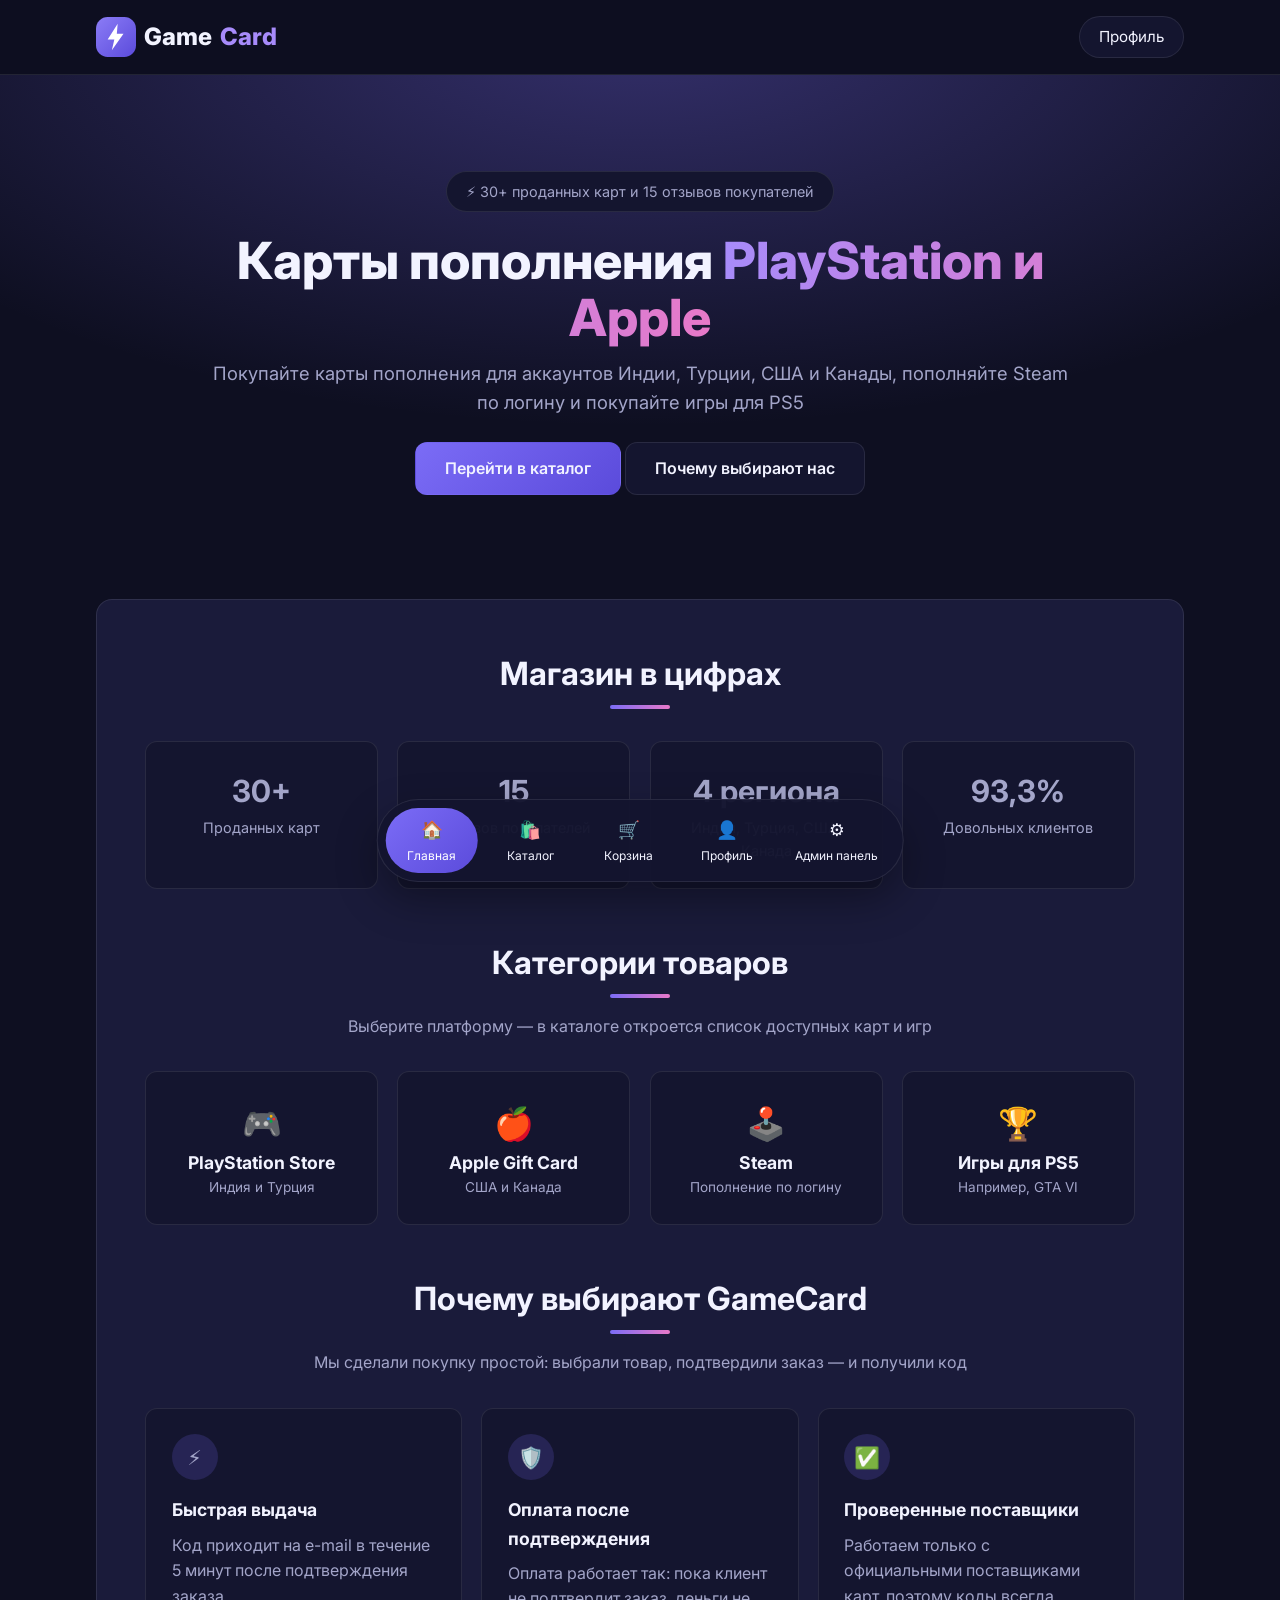
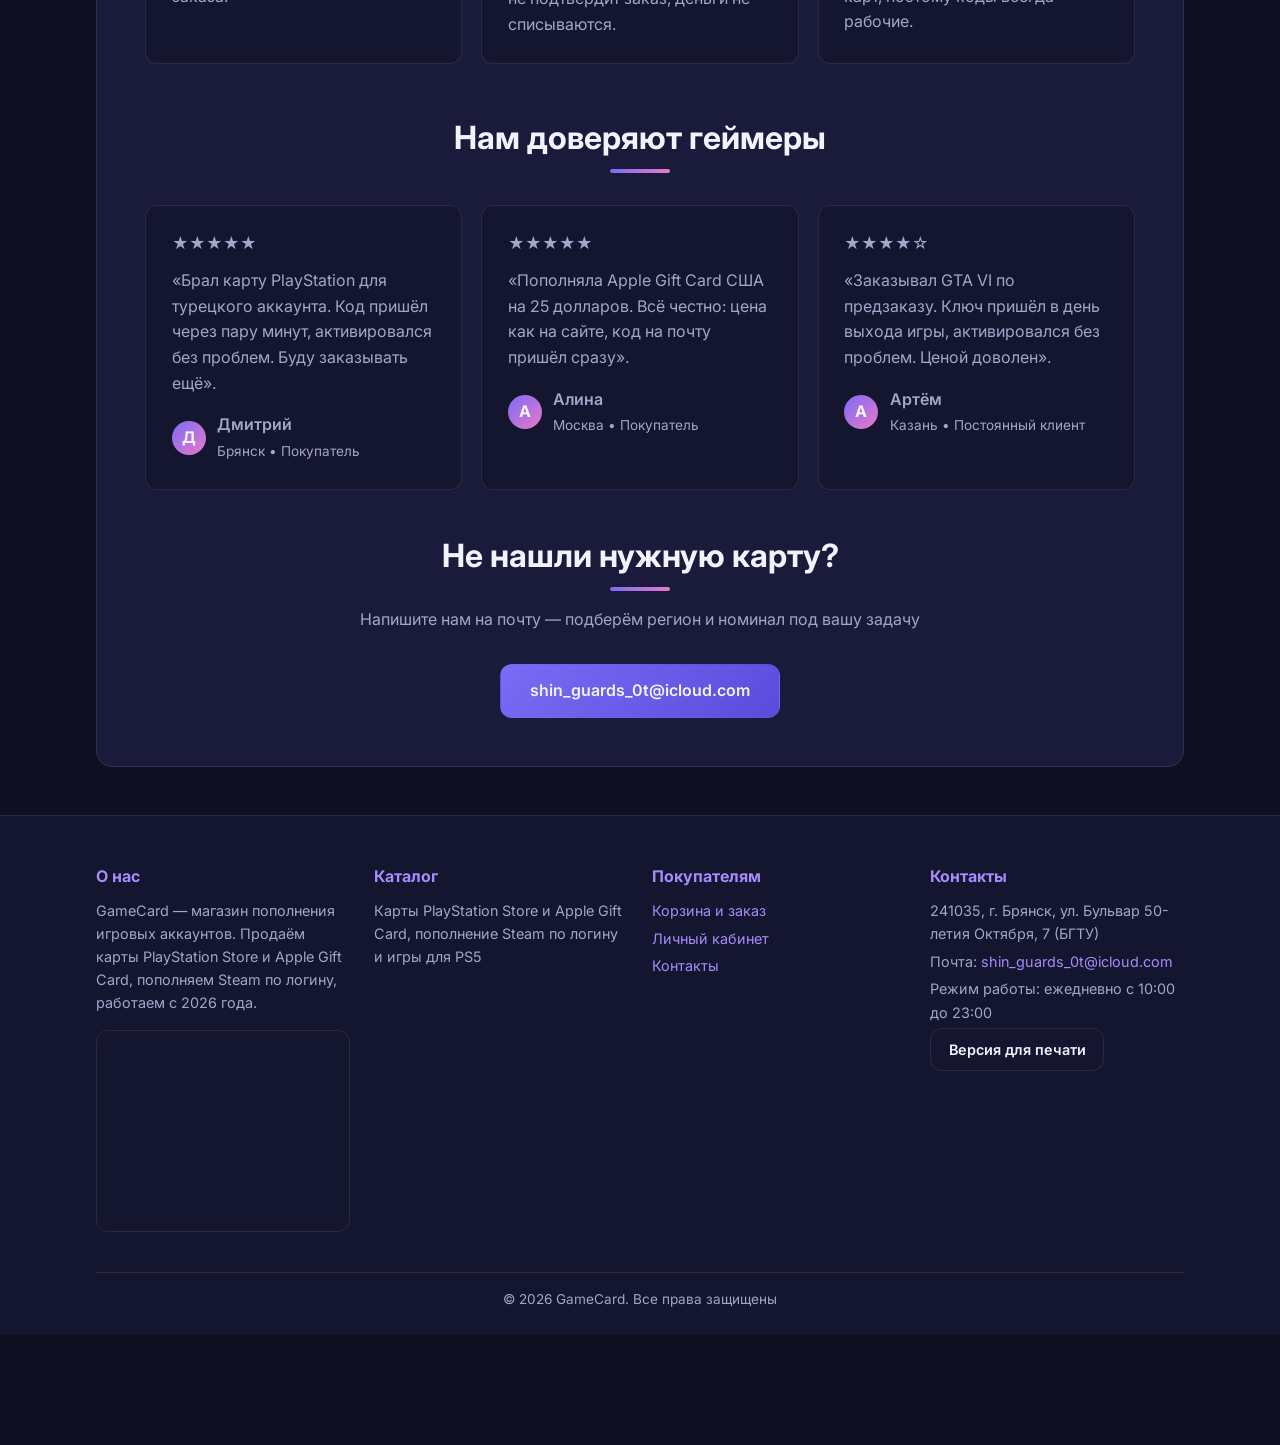
<file: index.html>
<!DOCTYPE html>
<html lang="ru">
<head>
	<meta charset="UTF-8">
	<meta name="viewport" content="width=device-width, initial-scale=1.0">
	<title>GameCard — карты пополнения PlayStation и Apple</title>
	<meta name="description" content="GameCard — магазин пополнения игровых аккаунтов: карты PlayStation Store и Apple Gift Card, пополнение Steam по логину, игры для PS5.">
	<link rel="icon" href="images/logo.svg" type="image/svg+xml">
	<link rel="stylesheet" href="styles.css" id="main-styles">
	<link rel="stylesheet" href="print.css" media="not all" id="print-styles">
	<link rel="preconnect" href="https://fonts.googleapis.com">
	<link rel="preconnect" href="https://fonts.gstatic.com" crossorigin>
	<link href="https://fonts.googleapis.com/css2?family=Inter:wght@300;400;500;600;700;800&amp;display=swap" rel="stylesheet">
</head>
<body>
<a class="skip-link" href="#main">Пропустить навигацию</a>

<header class="header" role="banner">
	<div class="container">
		<div class="header-content">
			<a href="index.html" class="logo" aria-label="GameCard — главная">
				<img class="logo-image" src="images/logo.svg" alt="Логотип GameCard">
				Game<span class="logo-accent">Card</span>
			</a>
			<a href="profile.html" class="profile-link">Профиль</a>
		</div>
	</div>
</header>

<section class="hero" role="region" aria-label="Главный блок">
	<div class="container">
		<div class="hero-content fade-in">
			<p class="hero-badge">⚡ 30+ проданных карт и 15 отзывов покупателей</p>
			<h1 class="hero-title">Карты пополнения <span class="hero-title-accent">PlayStation и Apple</span></h1>
			<p class="hero-subtitle">Покупайте карты пополнения для аккаунтов Индии, Турции, США и Канады, пополняйте Steam по логину и покупайте игры для PS5</p>
			<a href="catalog.html" class="btn">Перейти в каталог</a>
			<a href="#features" class="btn btn-ghost">Почему выбирают нас</a>
		</div>
	</div>
</section>

<main id="main" class="site-main">
	<div class="container">
		<section class="main-content fade-in">

			<h2 class="section-title">Магазин в цифрах</h2>

			<div class="stats-grid">
				<div class="info-card stat-card">
					<p class="stat-value">30+</p>
					<p class="stat-title">Проданных карт</p>
				</div>
				<div class="info-card stat-card">
					<p class="stat-value">15</p>
					<p class="stat-title">Отзывов покупателей</p>
				</div>
				<div class="info-card stat-card">
					<p class="stat-value">4 региона</p>
					<p class="stat-title">Индия, Турция, США, Канада</p>
				</div>
				<div class="info-card stat-card">
					<p class="stat-value">93,3%</p>
					<p class="stat-title">Довольных клиентов</p>
				</div>
			</div>

			<h2 class="section-title mt-3">Категории товаров</h2>
			<p class="section-subtitle">Выберите платформу — в каталоге откроется список доступных карт и игр</p>

			<div class="categories-grid">
				<a class="info-card category-card" href="catalog.html?platform=playstation">
					<span class="category-icon">🎮</span>
					<span class="category-title">PlayStation Store</span>
					<span class="category-note">Индия и Турция</span>
				</a>
				<a class="info-card category-card" href="catalog.html?platform=apple">
					<span class="category-icon">🍎</span>
					<span class="category-title">Apple Gift Card</span>
					<span class="category-note">США и Канада</span>
				</a>
				<a class="info-card category-card" href="catalog.html?platform=steam">
					<span class="category-icon">🕹️</span>
					<span class="category-title">Steam</span>
					<span class="category-note">Пополнение по логину</span>
				</a>
				<a class="info-card category-card" href="catalog.html?platform=games">
					<span class="category-icon">🏆</span>
					<span class="category-title">Игры для PS5</span>
					<span class="category-note">Например, GTA VI</span>
				</a>
			</div>

			<h2 class="section-title mt-3" id="features">Почему выбирают GameCard</h2>
			<p class="section-subtitle">Мы сделали покупку простой: выбрали товар, подтвердили заказ — и получили код</p>

			<div class="features-grid">
				<article class="info-card">
					<p class="feature-icon">⚡</p>
					<h3>Быстрая выдача</h3>
					<p>Код приходит на e-mail в течение 5 минут после подтверждения заказа.</p>
				</article>
				<article class="info-card">
					<p class="feature-icon">🛡️</p>
					<h3>Оплата после подтверждения</h3>
					<p>Оплата работает так: пока клиент не подтвердит заказ, деньги не списываются.</p>
				</article>
				<article class="info-card">
					<p class="feature-icon">✅</p>
					<h3>Проверенные поставщики</h3>
					<p>Работаем только с официальными поставщиками карт, поэтому коды всегда рабочие.</p>
				</article>
			</div>

			<h2 class="section-title mt-3">Нам доверяют геймеры</h2>

			<div class="reviews-grid">
				<article class="info-card">
					<p class="review-stars">★★★★★</p>
					<p class="review-text">«Брал карту PlayStation для турецкого аккаунта. Код пришёл через пару минут, активировался без проблем. Буду заказывать ещё».</p>
					<div class="review-author">
						<span class="avatar">Д</span>
						<p><span class="review-name">Дмитрий</span><br><span class="review-note">Брянск • Покупатель</span></p>
					</div>
				</article>
				<article class="info-card">
					<p class="review-stars">★★★★★</p>
					<p class="review-text">«Пополняла Apple Gift Card США на 25 долларов. Всё честно: цена как на сайте, код на почту пришёл сразу».</p>
					<div class="review-author">
						<span class="avatar">А</span>
						<p><span class="review-name">Алина</span><br><span class="review-note">Москва • Покупатель</span></p>
					</div>
				</article>
				<article class="info-card">
					<p class="review-stars">★★★★☆</p>
					<p class="review-text">«Заказывал GTA VI по предзаказу. Ключ пришёл в день выхода игры, активировался без проблем. Ценой доволен».</p>
					<div class="review-author">
						<span class="avatar">А</span>
						<p><span class="review-name">Артём</span><br><span class="review-note">Казань • Постоянный клиент</span></p>
					</div>
				</article>
			</div>

			<div class="center-cta">
				<h3 class="section-title">Не нашли нужную карту?</h3>
				<p class="section-subtitle">Напишите нам на почту — подберём регион и номинал под вашу задачу</p>
				<a href="mailto:shin_guards_0t@icloud.com" class="btn">shin_guards_0t@icloud.com</a>
			</div>

		</section>
	</div>
</main>

<footer class="footer" role="contentinfo">
	<div class="container">
		<div class="footer-content">
			<section class="footer-section">
				<h3>О нас</h3>
				<p>GameCard — магазин пополнения игровых аккаунтов. Продаём карты PlayStation Store и Apple Gift Card, пополняем Steam по логину, работаем с 2026 года.</p>
				<div class="map-container map-small">
					<iframe src="https://yandex.ru/map-widget/v1/?text=%D0%91%D1%80%D1%8F%D0%BD%D1%81%D0%BA%2C%20%D0%B1%D1%83%D0%BB%D1%8C%D0%B2%D0%B0%D1%80%2050-%D0%BB%D0%B5%D1%82%D0%B8%D1%8F%20%D0%9E%D0%BA%D1%82%D1%8F%D0%B1%D1%80%D1%8F%2C%207&amp;z=16" title="Карта: Брянск, бульвар 50-летия Октября, 7"></iframe>
				</div>
			</section>

			<section class="footer-section">
				<h3><a href="catalog.html">Каталог</a></h3>
				<p>Карты PlayStation Store и Apple Gift Card, пополнение Steam по логину и игры для PS5</p>
			</section>

			<section class="footer-section">
				<h3>Покупателям</h3>
				<p><a href="cart.html">Корзина и заказ</a></p>
				<p><a href="profile.html">Личный кабинет</a></p>
				<p><a href="about.html#contacts">Контакты</a></p>
			</section>

			<section class="footer-section">
				<h3>Контакты</h3>
				<p>241035, г. Брянск, ул. Бульвар 50-летия Октября, 7 (БГТУ)</p>
				<p>Почта: <a href="mailto:shin_guards_0t@icloud.com">shin_guards_0t@icloud.com</a></p>
				<p>Режим работы: ежедневно с 10:00 до 23:00</p>
				<button class="btn btn-ghost btn-small" type="button" data-print-toggle>Версия для печати</button>
			</section>
		</div>

		<div class="footer-bottom">
			<p>© <span id="year">2025</span> GameCard. Все права защищены</p>
		</div>
	</div>
</footer>

<nav class="tabbar" aria-label="Основное меню">
	<ul class="tabbar-list">
		<li><a href="index.html" class="tab current"><span class="tab-icon">🏠</span>Главная</a></li>
		<li><a href="catalog.html" class="tab"><span class="tab-icon">🛍️</span>Каталог</a></li>
		<li><a href="cart.html" class="tab"><span class="tab-icon">🛒</span>Корзина</a></li>
		<li><a href="profile.html" class="tab"><span class="tab-icon">👤</span>Профиль</a></li>
		<li><a href="admin.html" class="tab"><span class="tab-icon">⚙️</span>Админ панель</a></li>
	</ul>
</nav>

<script src="js/main.js" defer></script>
</body>
</html>
</file>
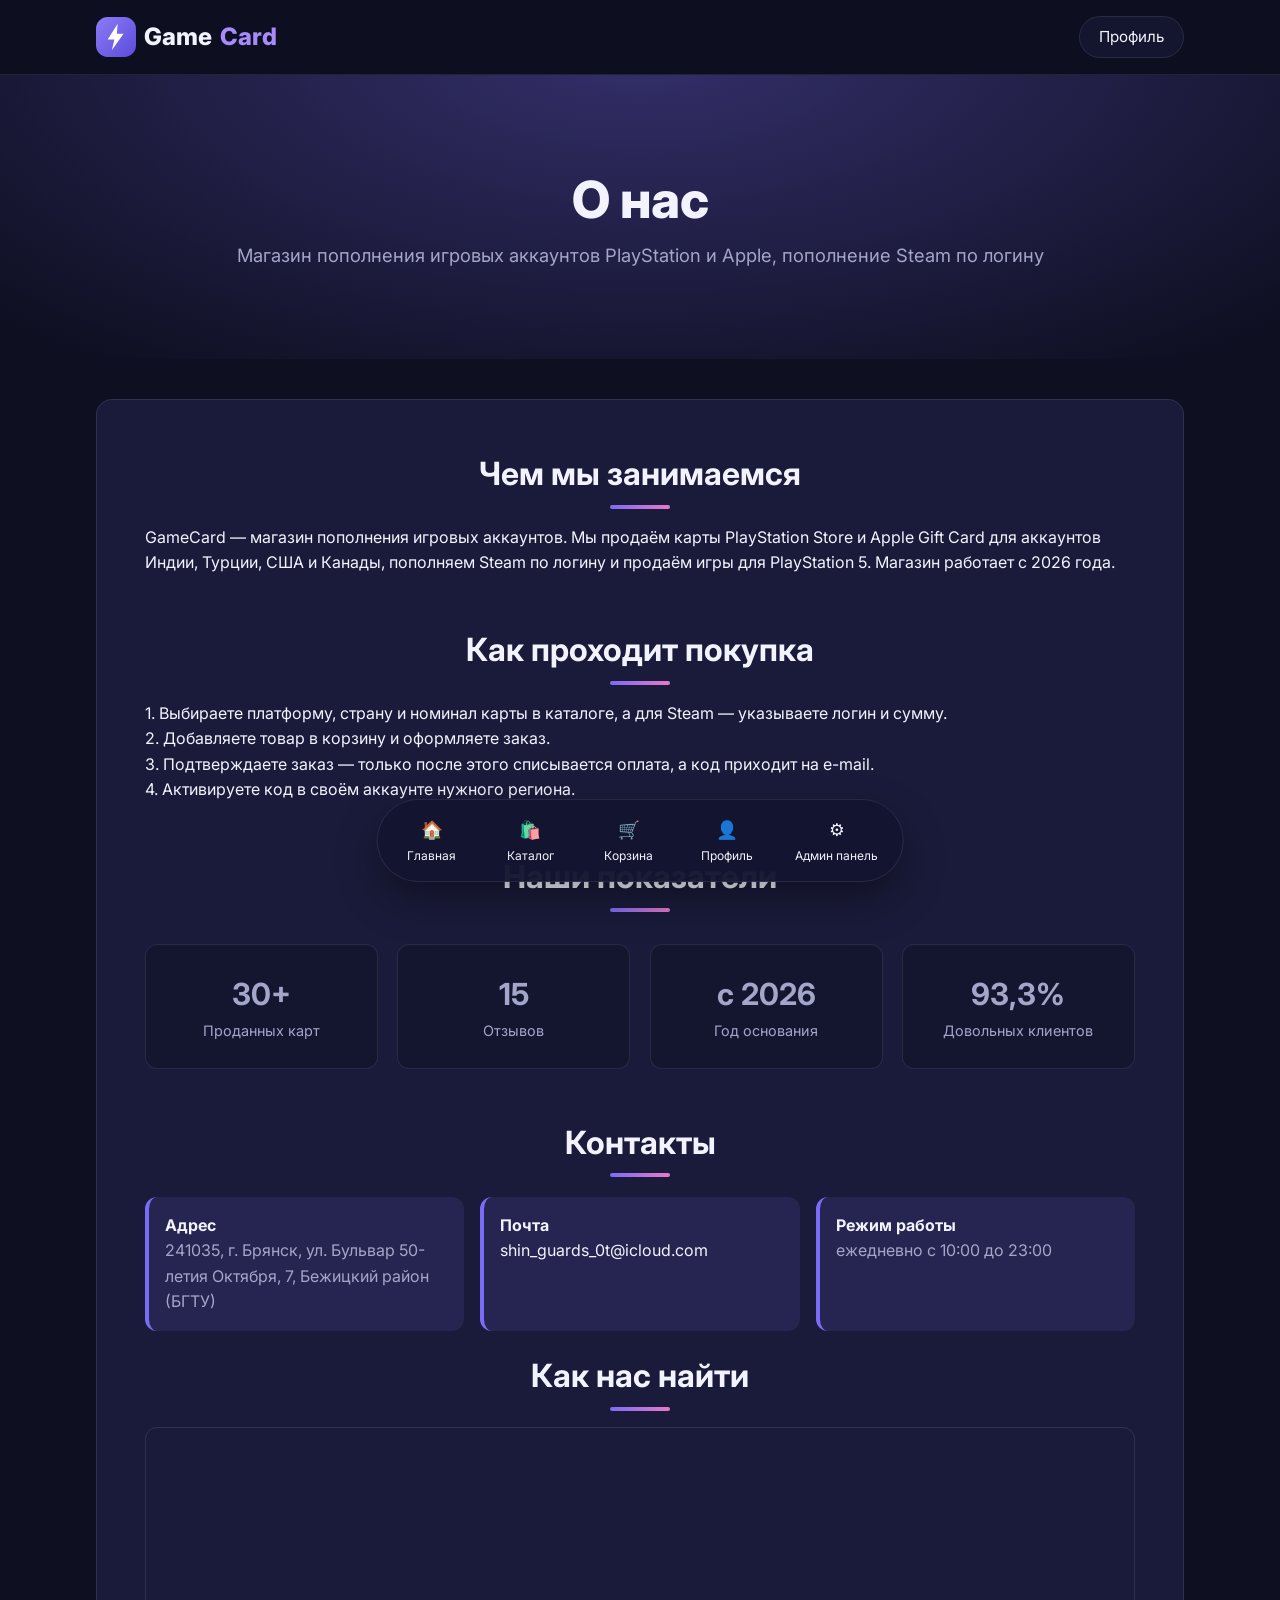
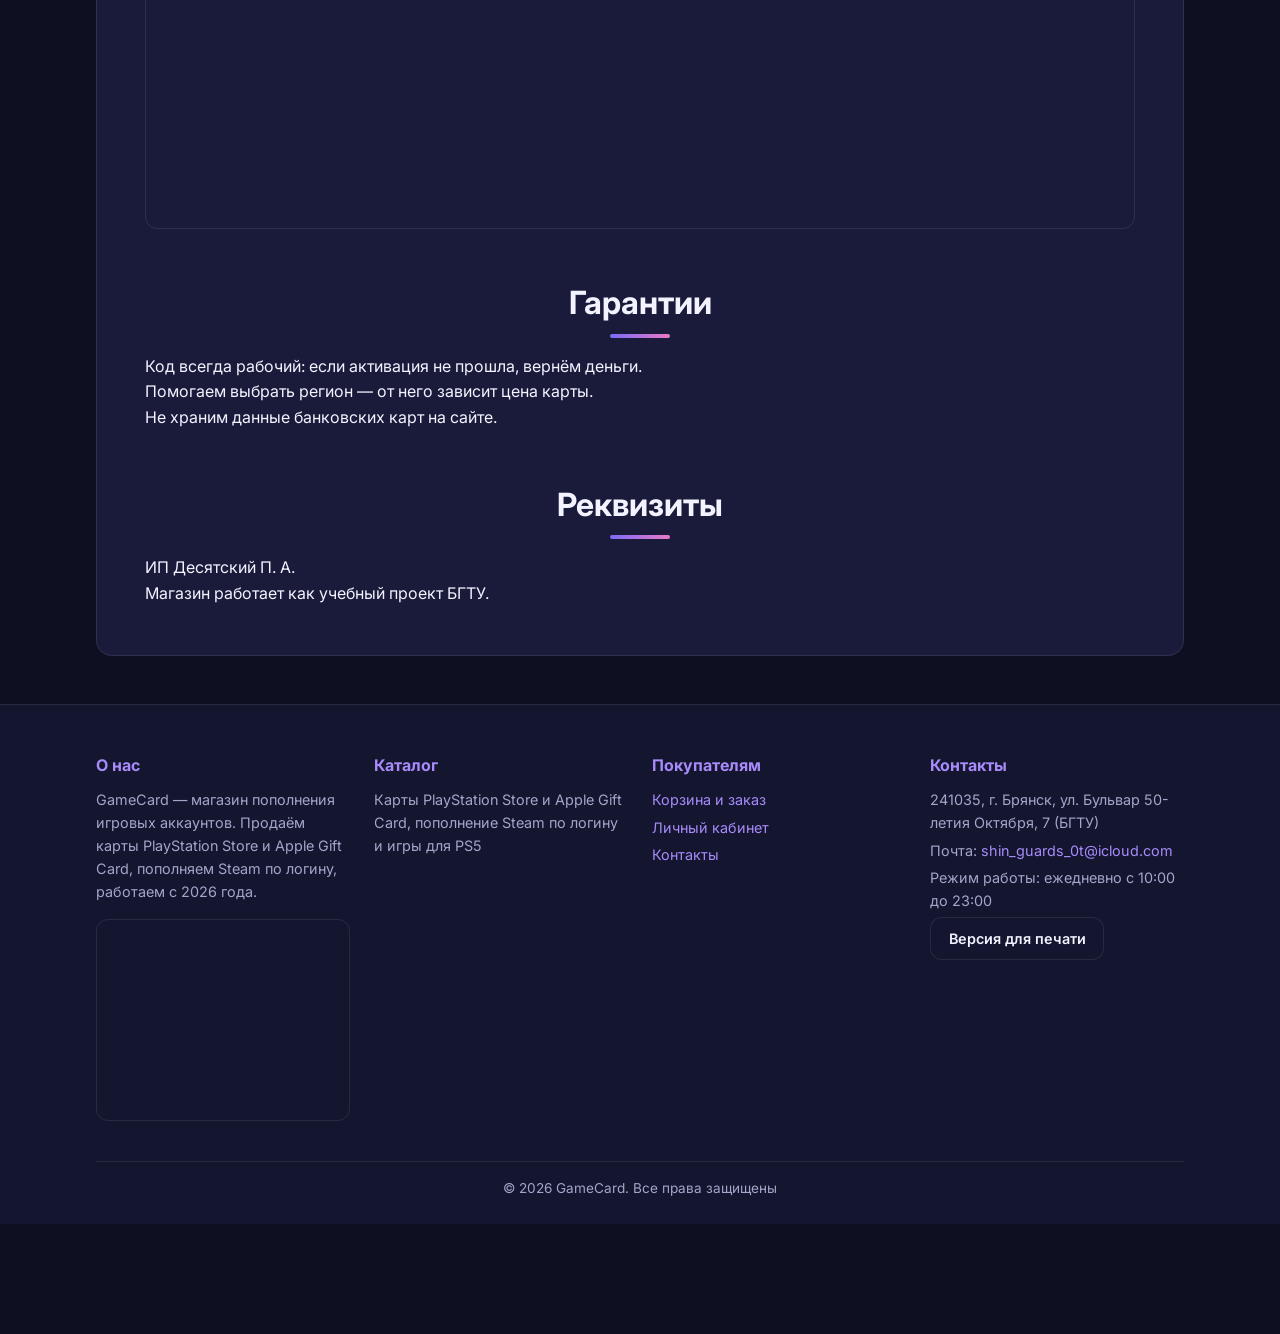
<file: about.html>
<!DOCTYPE html>
<html lang="ru">
<head>
	<meta charset="UTF-8">
	<meta name="viewport" content="width=device-width, initial-scale=1.0">
	<title>GameCard — о нас и контакты</title>
	<meta name="description" content="О магазине GameCard: как мы работаем, контакты, адрес в Брянске на бульваре 50-летия Октября, 7 и карта проезда.">
	<link rel="icon" href="images/logo.svg" type="image/svg+xml">
	<link rel="stylesheet" href="styles.css" id="main-styles">
	<link rel="stylesheet" href="print.css" media="not all" id="print-styles">
	<link rel="preconnect" href="https://fonts.googleapis.com">
	<link rel="preconnect" href="https://fonts.gstatic.com" crossorigin>
	<link href="https://fonts.googleapis.com/css2?family=Inter:wght@300;400;500;600;700;800&amp;display=swap" rel="stylesheet">
</head>
<body>
<a class="skip-link" href="#main">Пропустить навигацию</a>

<header class="header" role="banner">
	<div class="container">
		<div class="header-content">
			<a href="index.html" class="logo" aria-label="GameCard — главная">
				<img class="logo-image" src="images/logo.svg" alt="Логотип GameCard">
				Game<span class="logo-accent">Card</span>
			</a>
			<a href="profile.html" class="profile-link">Профиль</a>
		</div>
	</div>
</header>

<section class="hero" role="region" aria-label="О нас">
	<div class="container">
		<div class="hero-content fade-in">
			<h1 class="hero-title">О нас</h1>
			<p class="hero-subtitle">Магазин пополнения игровых аккаунтов PlayStation и Apple, пополнение Steam по логину</p>
		</div>
	</div>
</section>


<main id="main" class="site-main">
	<div class="container">
		<section class="main-content fade-in">

			<h2 class="section-title">Чем мы занимаемся</h2>
			<p>GameCard — магазин пополнения игровых аккаунтов. Мы продаём карты PlayStation Store и Apple Gift Card для аккаунтов Индии, Турции, США и Канады, пополняем Steam по логину и продаём игры для PlayStation 5. Магазин работает с 2026 года.</p>

			<h2 class="section-title mt-3">Как проходит покупка</h2>
			<ul>
				<li>1. Выбираете платформу, страну и номинал карты в каталоге, а для Steam — указываете логин и сумму.</li>
				<li>2. Добавляете товар в корзину и оформляете заказ.</li>
				<li>3. Подтверждаете заказ — только после этого списывается оплата, а код приходит на e-mail.</li>
				<li>4. Активируете код в своём аккаунте нужного региона.</li>
			</ul>

			<h2 class="section-title mt-3">Наши показатели</h2>
			<div class="stats-grid">
				<div class="info-card stat-card">
					<p class="stat-value">30+</p>
					<p class="stat-title">Проданных карт</p>
				</div>
				<div class="info-card stat-card">
					<p class="stat-value">15</p>
					<p class="stat-title">Отзывов</p>
				</div>
				<div class="info-card stat-card">
					<p class="stat-value">с 2026</p>
					<p class="stat-title">Год основания</p>
				</div>
				<div class="info-card stat-card">
					<p class="stat-value">93,3%</p>
					<p class="stat-title">Довольных клиентов</p>
				</div>
			</div>

			<h2 class="section-title mt-3" id="contacts">Контакты</h2>
			<div class="contact-info">
				<div class="contact-item">
					<h4>Адрес</h4>
					<p>241035, г. Брянск, ул. Бульвар 50-летия Октября, 7, Бежицкий район (БГТУ)</p>
				</div>
				<div class="contact-item">
					<h4>Почта</h4>
					<p><a href="mailto:shin_guards_0t@icloud.com">shin_guards_0t@icloud.com</a></p>
				</div>
				<div class="contact-item">
					<h4>Режим работы</h4>
					<p>ежедневно с 10:00 до 23:00</p>
				</div>
			</div>

			<h2 class="section-title">Как нас найти</h2>
			<div class="map-container">
				<iframe src="https://yandex.ru/map-widget/v1/?text=%D0%91%D1%80%D1%8F%D0%BD%D1%81%D0%BA%2C%20%D0%B1%D1%83%D0%BB%D1%8C%D0%B2%D0%B0%D1%80%2050-%D0%BB%D0%B5%D1%82%D0%B8%D1%8F%20%D0%9E%D0%BA%D1%82%D1%8F%D0%B1%D1%80%D1%8F%2C%207&amp;z=16" title="Карта: Брянск, БГТУ, бульвар 50-летия Октября, 7"></iframe>
			</div>

			<h2 class="section-title mt-3">Гарантии</h2>
			<ul>
				<li>Код всегда рабочий: если активация не прошла, вернём деньги.</li>
				<li>Помогаем выбрать регион — от него зависит цена карты.</li>
				<li>Не храним данные банковских карт на сайте.</li>
			</ul>

			<h2 class="section-title mt-3">Реквизиты</h2>
			<ul>
				<li>ИП Десятский П. А.</li>
				<li>Магазин работает как учебный проект БГТУ.</li>
			</ul>

		</section>
	</div>
</main>

<footer class="footer" role="contentinfo">
	<div class="container">
		<div class="footer-content">
			<section class="footer-section">
				<h3>О нас</h3>
				<p>GameCard — магазин пополнения игровых аккаунтов. Продаём карты PlayStation Store и Apple Gift Card, пополняем Steam по логину, работаем с 2026 года.</p>
				<div class="map-container map-small">
					<iframe src="https://yandex.ru/map-widget/v1/?text=%D0%91%D1%80%D1%8F%D0%BD%D1%81%D0%BA%2C%20%D0%B1%D1%83%D0%BB%D1%8C%D0%B2%D0%B0%D1%80%2050-%D0%BB%D0%B5%D1%82%D0%B8%D1%8F%20%D0%9E%D0%BA%D1%82%D1%8F%D0%B1%D1%80%D1%8F%2C%207&amp;z=16" title="Карта: Брянск, бульвар 50-летия Октября, 7"></iframe>
				</div>
			</section>

			<section class="footer-section">
				<h3><a href="catalog.html">Каталог</a></h3>
				<p>Карты PlayStation Store и Apple Gift Card, пополнение Steam по логину и игры для PS5</p>
			</section>

			<section class="footer-section">
				<h3>Покупателям</h3>
				<p><a href="cart.html">Корзина и заказ</a></p>
				<p><a href="profile.html">Личный кабинет</a></p>
				<p><a href="about.html#contacts">Контакты</a></p>
			</section>

			<section class="footer-section">
				<h3>Контакты</h3>
				<p>241035, г. Брянск, ул. Бульвар 50-летия Октября, 7 (БГТУ)</p>
				<p>Почта: <a href="mailto:shin_guards_0t@icloud.com">shin_guards_0t@icloud.com</a></p>
				<p>Режим работы: ежедневно с 10:00 до 23:00</p>
				<button class="btn btn-ghost btn-small" type="button" data-print-toggle>Версия для печати</button>
			</section>
		</div>

		<div class="footer-bottom">
			<p>© <span id="year">2025</span> GameCard. Все права защищены</p>
		</div>
	</div>
</footer>

<nav class="tabbar" aria-label="Основное меню">
	<ul class="tabbar-list">
		<li><a href="index.html" class="tab"><span class="tab-icon">🏠</span>Главная</a></li>
		<li><a href="catalog.html" class="tab"><span class="tab-icon">🛍️</span>Каталог</a></li>
		<li><a href="cart.html" class="tab"><span class="tab-icon">🛒</span>Корзина</a></li>
		<li><a href="profile.html" class="tab"><span class="tab-icon">👤</span>Профиль</a></li>
		<li><a href="admin.html" class="tab"><span class="tab-icon">⚙️</span>Админ панель</a></li>
	</ul>
</nav>

<script src="js/main.js" defer></script>
</body>
</html>
</file>
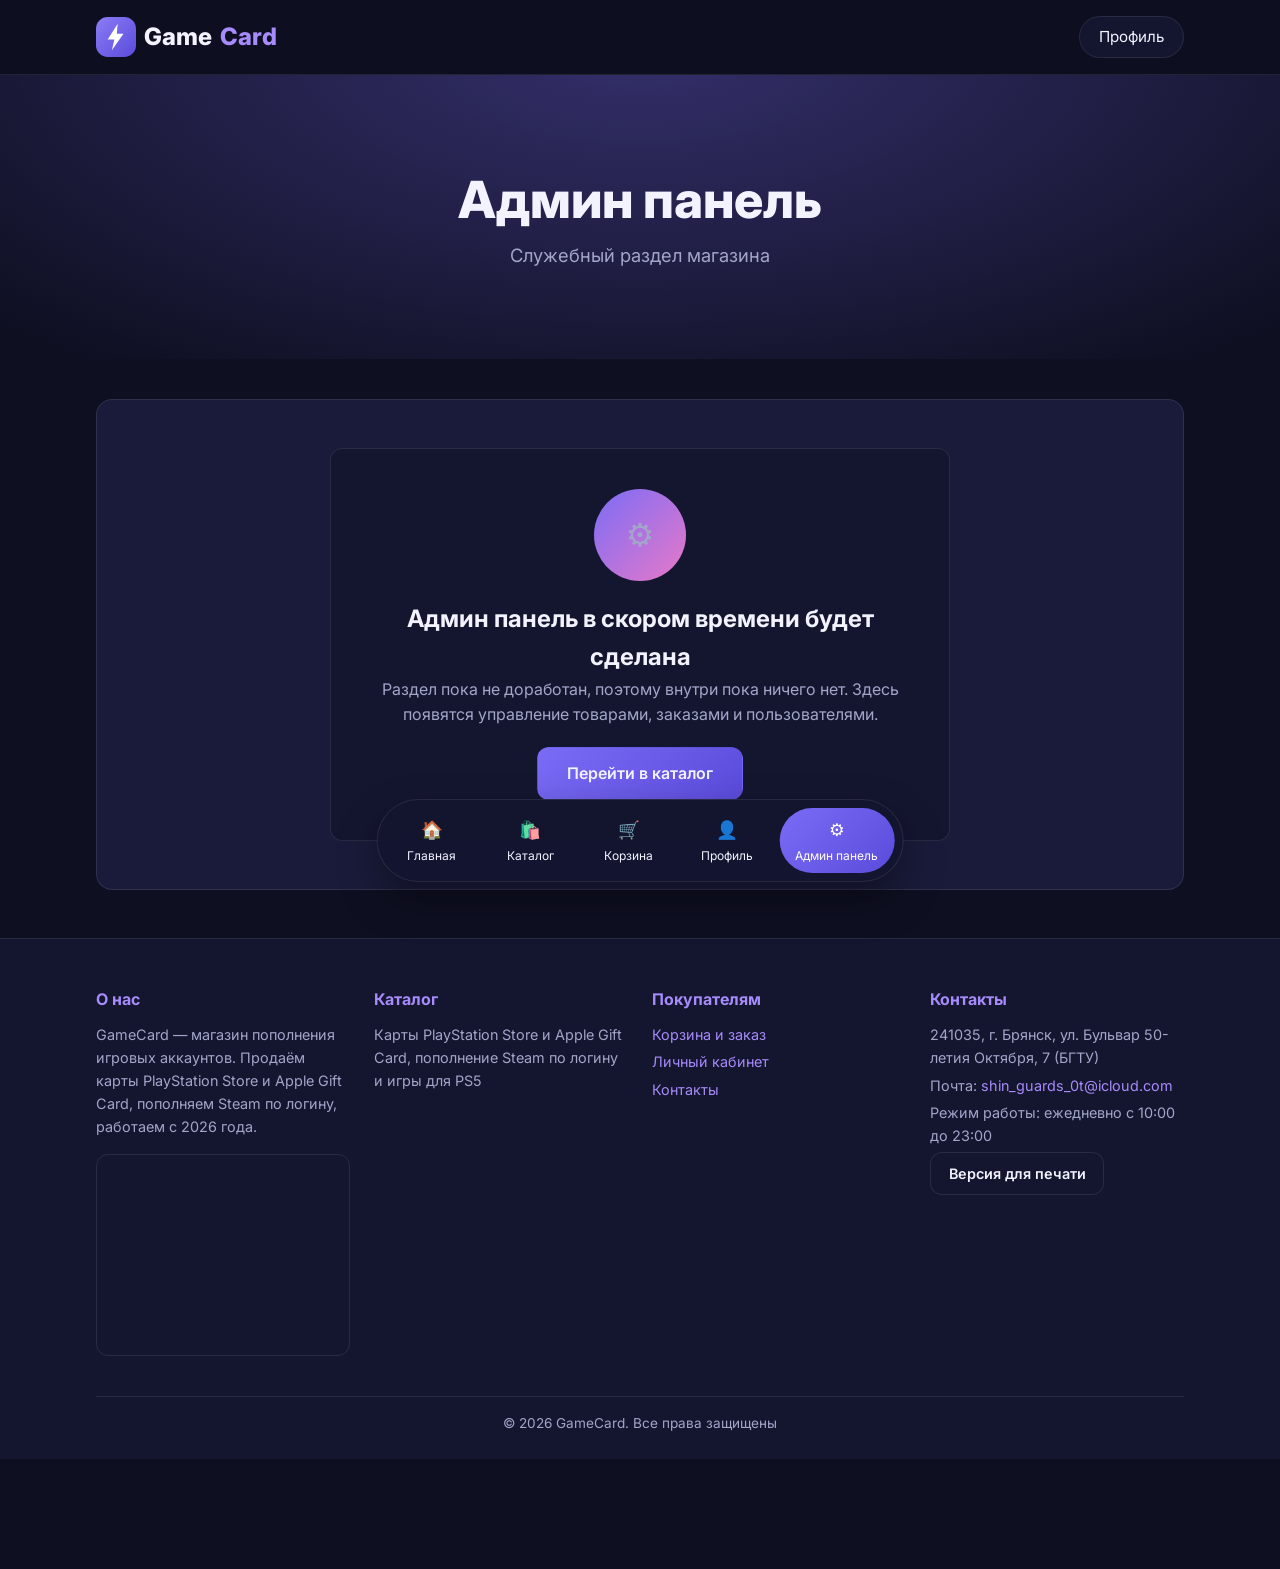
<file: admin.html>
<!DOCTYPE html>
<html lang="ru">
<head>
	<meta charset="UTF-8">
	<meta name="viewport" content="width=device-width, initial-scale=1.0">
	<title>GameCard — админ панель</title>
	<meta name="description" content="Панель администратора магазина GameCard. Раздел находится в разработке.">
	<link rel="icon" href="images/logo.svg" type="image/svg+xml">
	<link rel="stylesheet" href="styles.css" id="main-styles">
	<link rel="stylesheet" href="print.css" media="not all" id="print-styles">
	<link rel="preconnect" href="https://fonts.googleapis.com">
	<link rel="preconnect" href="https://fonts.gstatic.com" crossorigin>
	<link href="https://fonts.googleapis.com/css2?family=Inter:wght@300;400;500;600;700;800&amp;display=swap" rel="stylesheet">
</head>
<body>
<a class="skip-link" href="#main">Пропустить навигацию</a>

<header class="header" role="banner">
	<div class="container">
		<div class="header-content">
			<a href="index.html" class="logo" aria-label="GameCard — главная">
				<img class="logo-image" src="images/logo.svg" alt="Логотип GameCard">
				Game<span class="logo-accent">Card</span>
			</a>
			<a href="profile.html" class="profile-link">Профиль</a>
		</div>
	</div>
</header>

<section class="hero" role="region" aria-label="Админ панель">
	<div class="container">
		<div class="hero-content fade-in">
			<h1 class="hero-title">Админ панель</h1>
			<p class="hero-subtitle">Служебный раздел магазина</p>
		</div>
	</div>
</section>


<main id="main" class="site-main">
	<div class="container">
		<section class="main-content fade-in">

			<div class="profile-card">
				<p class="profile-avatar">⚙️</p>
				<h2>Админ панель в скором времени будет сделана</h2>
				<p>Раздел пока не доработан, поэтому внутри пока ничего нет. Здесь появятся управление товарами, заказами и пользователями.</p>
				<a class="btn" href="catalog.html">Перейти в каталог</a>
			</div>

		</section>
	</div>
</main>

<footer class="footer" role="contentinfo">
	<div class="container">
		<div class="footer-content">
			<section class="footer-section">
				<h3>О нас</h3>
				<p>GameCard — магазин пополнения игровых аккаунтов. Продаём карты PlayStation Store и Apple Gift Card, пополняем Steam по логину, работаем с 2026 года.</p>
				<div class="map-container map-small">
					<iframe src="https://yandex.ru/map-widget/v1/?text=%D0%91%D1%80%D1%8F%D0%BD%D1%81%D0%BA%2C%20%D0%B1%D1%83%D0%BB%D1%8C%D0%B2%D0%B0%D1%80%2050-%D0%BB%D0%B5%D1%82%D0%B8%D1%8F%20%D0%9E%D0%BA%D1%82%D1%8F%D0%B1%D1%80%D1%8F%2C%207&amp;z=16" title="Карта: Брянск, бульвар 50-летия Октября, 7"></iframe>
				</div>
			</section>

			<section class="footer-section">
				<h3><a href="catalog.html">Каталог</a></h3>
				<p>Карты PlayStation Store и Apple Gift Card, пополнение Steam по логину и игры для PS5</p>
			</section>

			<section class="footer-section">
				<h3>Покупателям</h3>
				<p><a href="cart.html">Корзина и заказ</a></p>
				<p><a href="profile.html">Личный кабинет</a></p>
				<p><a href="about.html#contacts">Контакты</a></p>
			</section>

			<section class="footer-section">
				<h3>Контакты</h3>
				<p>241035, г. Брянск, ул. Бульвар 50-летия Октября, 7 (БГТУ)</p>
				<p>Почта: <a href="mailto:shin_guards_0t@icloud.com">shin_guards_0t@icloud.com</a></p>
				<p>Режим работы: ежедневно с 10:00 до 23:00</p>
				<button class="btn btn-ghost btn-small" type="button" data-print-toggle>Версия для печати</button>
			</section>
		</div>

		<div class="footer-bottom">
			<p>© <span id="year">2025</span> GameCard. Все права защищены</p>
		</div>
	</div>
</footer>

<nav class="tabbar" aria-label="Основное меню">
	<ul class="tabbar-list">
		<li><a href="index.html" class="tab"><span class="tab-icon">🏠</span>Главная</a></li>
		<li><a href="catalog.html" class="tab"><span class="tab-icon">🛍️</span>Каталог</a></li>
		<li><a href="cart.html" class="tab"><span class="tab-icon">🛒</span>Корзина</a></li>
		<li><a href="profile.html" class="tab"><span class="tab-icon">👤</span>Профиль</a></li>
		<li><a href="admin.html" class="tab current"><span class="tab-icon">⚙️</span>Админ панель</a></li>
	</ul>
</nav>

<script src="js/main.js" defer></script>
</body>
</html>
</file>
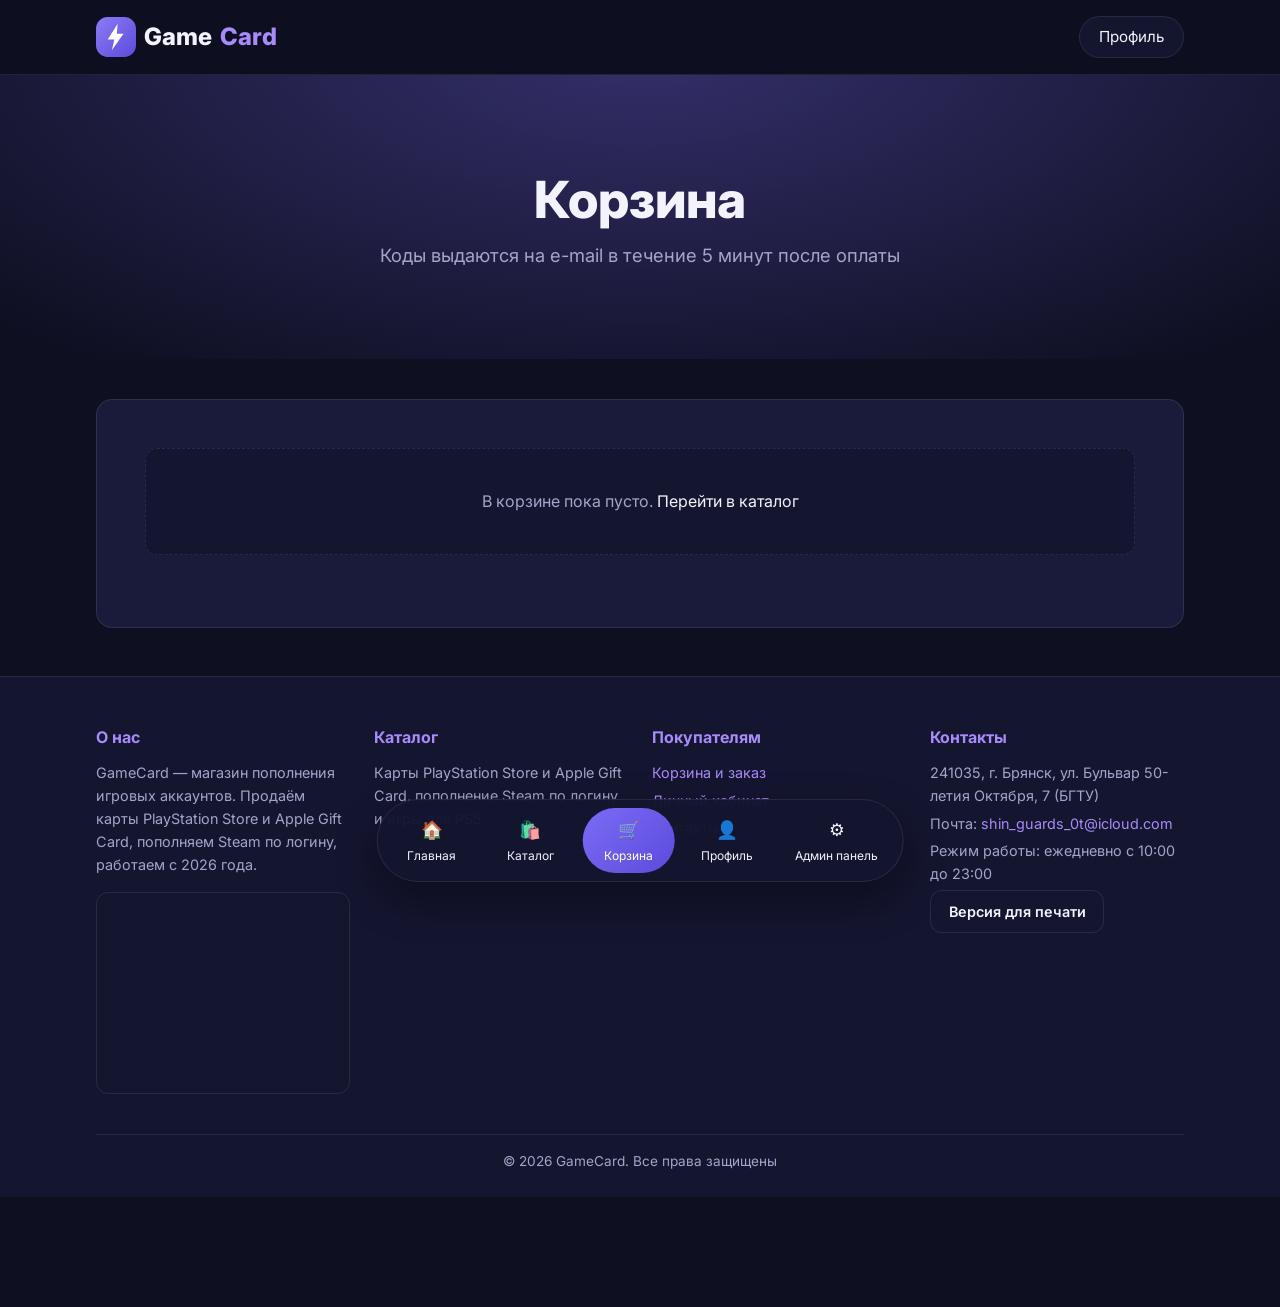
<file: cart.html>
<!DOCTYPE html>
<html lang="ru">
<head>
	<meta charset="UTF-8">
	<meta name="viewport" content="width=device-width, initial-scale=1.0">
	<title>GameCard — корзина</title>
	<meta name="description" content="Корзина магазина GameCard: проверьте выбранные карты пополнения и оформите заказ.">
	<link rel="icon" href="images/logo.svg" type="image/svg+xml">
	<link rel="stylesheet" href="styles.css" id="main-styles">
	<link rel="stylesheet" href="print.css" media="not all" id="print-styles">
	<link rel="preconnect" href="https://fonts.googleapis.com">
	<link rel="preconnect" href="https://fonts.gstatic.com" crossorigin>
	<link href="https://fonts.googleapis.com/css2?family=Inter:wght@300;400;500;600;700;800&amp;display=swap" rel="stylesheet">
</head>
<body>
<a class="skip-link" href="#main">Пропустить навигацию</a>

<header class="header" role="banner">
	<div class="container">
		<div class="header-content">
			<a href="index.html" class="logo" aria-label="GameCard — главная">
				<img class="logo-image" src="images/logo.svg" alt="Логотип GameCard">
				Game<span class="logo-accent">Card</span>
			</a>
			<a href="profile.html" class="profile-link">Профиль</a>
		</div>
	</div>
</header>

<section class="hero" role="region" aria-label="Корзина">
	<div class="container">
		<div class="hero-content fade-in">
			<h1 class="hero-title">Корзина</h1>
			<p class="hero-subtitle">Коды выдаются на e-mail в течение 5 минут после оплаты</p>
		</div>
	</div>
</section>


<main id="main" class="site-main">
	<div class="container">
		<section class="main-content fade-in">

			<p class="form-message" id="order-success" hidden></p>

			<p class="catalog-empty" id="cart-empty" hidden>В корзине пока пусто. <a href="catalog.html">Перейти в каталог</a></p>

			<ul class="cart-list" id="cart-list"></ul>

			<div id="order-block" hidden>
				<div class="cart-total">
					<span>Итого к оплате:</span>
					<span class="cart-total-value" data-cart-total>0 ₽</span>
				</div>

				<h2 class="section-title">Оформление заказа</h2>
				<p class="section-subtitle">Заполните данные — на эту почту придёт код активации</p>

				<form class="form" id="order-form">
					<div class="form-field">
						<label class="form-label" for="order-name">Ваше имя</label>
						<input class="form-input" id="order-name" type="text" placeholder="Иван" required>
					</div>
					<div class="form-field">
						<label class="form-label" for="order-email">E-mail</label>
						<input class="form-input" id="order-email" type="email" placeholder="ivan@mail.ru" required>
					</div>
					<button class="btn" type="submit">Оформить заказ</button>
				</form>
			</div>

		</section>
	</div>
</main>

<footer class="footer" role="contentinfo">
	<div class="container">
		<div class="footer-content">
			<section class="footer-section">
				<h3>О нас</h3>
				<p>GameCard — магазин пополнения игровых аккаунтов. Продаём карты PlayStation Store и Apple Gift Card, пополняем Steam по логину, работаем с 2026 года.</p>
				<div class="map-container map-small">
					<iframe src="https://yandex.ru/map-widget/v1/?text=%D0%91%D1%80%D1%8F%D0%BD%D1%81%D0%BA%2C%20%D0%B1%D1%83%D0%BB%D1%8C%D0%B2%D0%B0%D1%80%2050-%D0%BB%D0%B5%D1%82%D0%B8%D1%8F%20%D0%9E%D0%BA%D1%82%D1%8F%D0%B1%D1%80%D1%8F%2C%207&amp;z=16" title="Карта: Брянск, бульвар 50-летия Октября, 7"></iframe>
				</div>
			</section>

			<section class="footer-section">
				<h3><a href="catalog.html">Каталог</a></h3>
				<p>Карты PlayStation Store и Apple Gift Card, пополнение Steam по логину и игры для PS5</p>
			</section>

			<section class="footer-section">
				<h3>Покупателям</h3>
				<p><a href="cart.html">Корзина и заказ</a></p>
				<p><a href="profile.html">Личный кабинет</a></p>
				<p><a href="about.html#contacts">Контакты</a></p>
			</section>

			<section class="footer-section">
				<h3>Контакты</h3>
				<p>241035, г. Брянск, ул. Бульвар 50-летия Октября, 7 (БГТУ)</p>
				<p>Почта: <a href="mailto:shin_guards_0t@icloud.com">shin_guards_0t@icloud.com</a></p>
				<p>Режим работы: ежедневно с 10:00 до 23:00</p>
				<button class="btn btn-ghost btn-small" type="button" data-print-toggle>Версия для печати</button>
			</section>
		</div>

		<div class="footer-bottom">
			<p>© <span id="year">2025</span> GameCard. Все права защищены</p>
		</div>
	</div>
</footer>

<nav class="tabbar" aria-label="Основное меню">
	<ul class="tabbar-list">
		<li><a href="index.html" class="tab"><span class="tab-icon">🏠</span>Главная</a></li>
		<li><a href="catalog.html" class="tab"><span class="tab-icon">🛍️</span>Каталог</a></li>
		<li><a href="cart.html" class="tab current"><span class="tab-icon">🛒</span>Корзина</a></li>
		<li><a href="profile.html" class="tab"><span class="tab-icon">👤</span>Профиль</a></li>
		<li><a href="admin.html" class="tab"><span class="tab-icon">⚙️</span>Админ панель</a></li>
	</ul>
</nav>

<script src="js/main.js" defer></script>
</body>
</html>
</file>
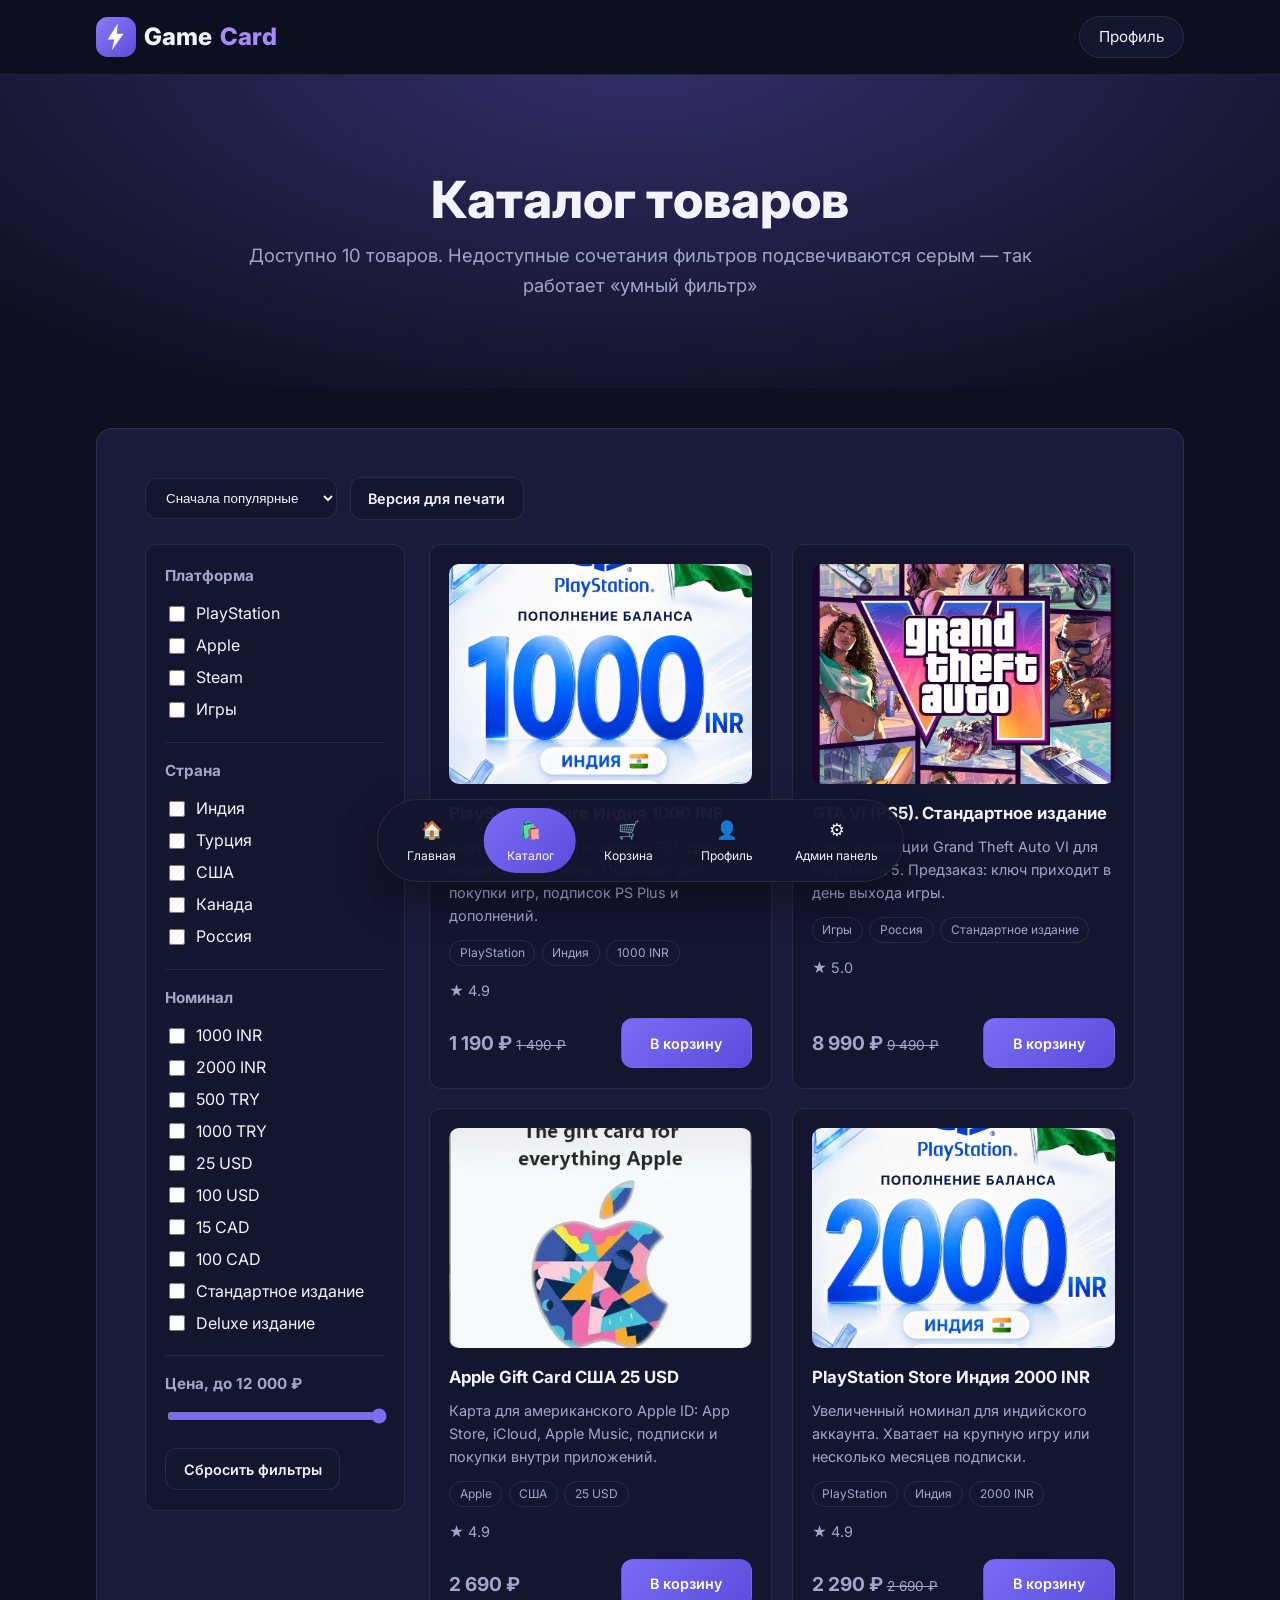
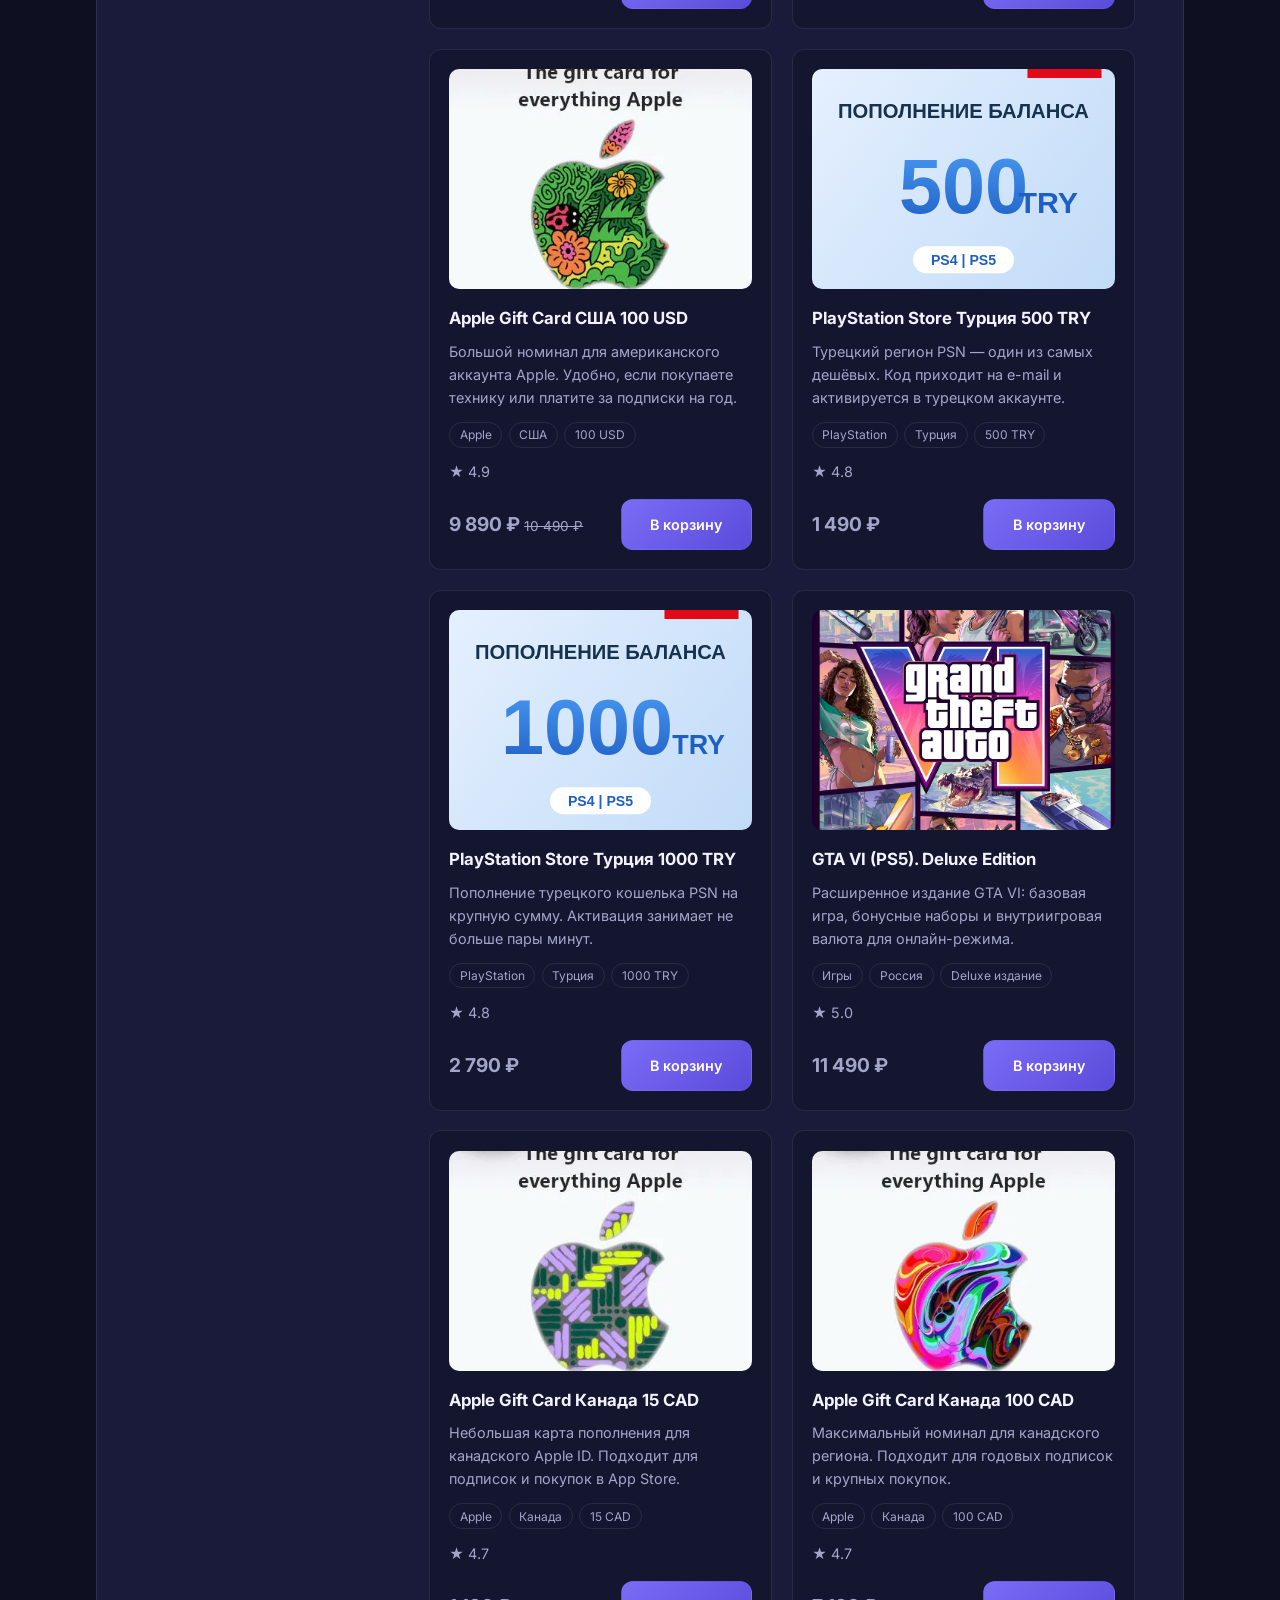
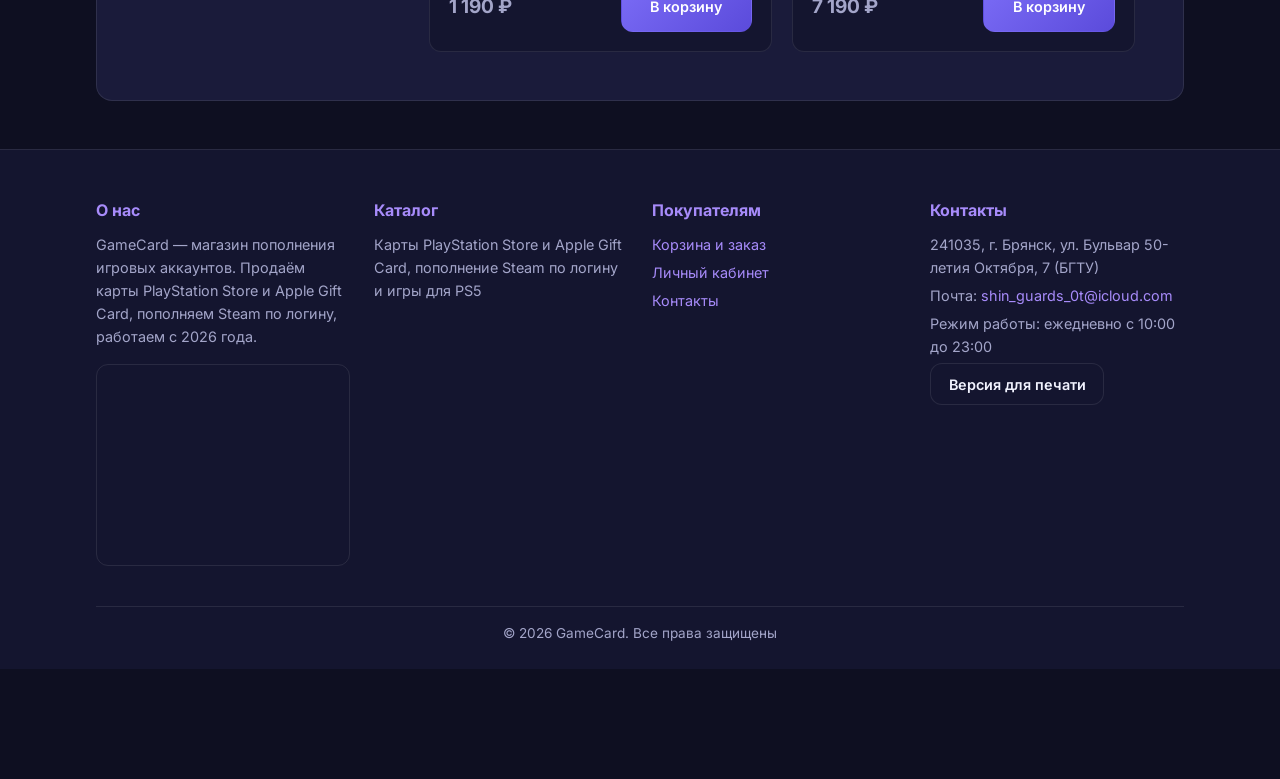
<file: catalog.html>
<!DOCTYPE html>
<html lang="ru">
<head>
	<meta charset="UTF-8">
	<meta name="viewport" content="width=device-width, initial-scale=1.0">
	<title>GameCard — каталог товаров</title>
	<meta name="description" content="Каталог карт пополнения PlayStation Store и Apple Gift Card, пополнение Steam по логину. Фильтр по платформе, стране, номиналу и цене.">
	<link rel="icon" href="images/logo.svg" type="image/svg+xml">
	<link rel="stylesheet" href="styles.css" id="main-styles">
	<link rel="stylesheet" href="print.css" media="not all" id="print-styles">
	<link rel="preconnect" href="https://fonts.googleapis.com">
	<link rel="preconnect" href="https://fonts.gstatic.com" crossorigin>
	<link href="https://fonts.googleapis.com/css2?family=Inter:wght@300;400;500;600;700;800&amp;display=swap" rel="stylesheet">
</head>
<body>
<a class="skip-link" href="#main">Пропустить навигацию</a>

<header class="header" role="banner">
	<div class="container">
		<div class="header-content">
			<a href="index.html" class="logo" aria-label="GameCard — главная">
				<img class="logo-image" src="images/logo.svg" alt="Логотип GameCard">
				Game<span class="logo-accent">Card</span>
			</a>
			<a href="profile.html" class="profile-link">Профиль</a>
		</div>
	</div>
</header>

<section class="hero" role="region" aria-label="Каталог товаров">
	<div class="container">
		<div class="hero-content fade-in">
			<h1 class="hero-title">Каталог товаров</h1>
			<p class="hero-subtitle">Доступно <span id="catalog-count">10 товаров</span>. Недоступные сочетания фильтров подсвечиваются серым — так работает «умный фильтр»</p>
		</div>
	</div>
</section>


<main id="main" class="site-main">
	<div class="container">
		<section class="main-content fade-in">

			<div class="catalog-toolbar">
				<label class="visually-hidden" for="sort">Сортировка</label>
				<select class="select" id="sort">
					<option value="popular">Сначала популярные</option>
					<option value="price-asc">Цена: по возрастанию</option>
					<option value="price-desc">Цена: по убыванию</option>
					<option value="rating">По рейтингу</option>
				</select>
				<button class="btn btn-ghost btn-small" type="button" data-print-toggle>Версия для печати</button>
			</div>

			<div class="catalog-layout">
				<aside class="filters">
					<h2 class="visually-hidden">Фильтр товаров</h2>
					<div id="filters"></div>
					<button class="btn btn-ghost btn-small" type="button" id="reset-filters">Сбросить фильтры</button>
				</aside>

				<div>
					<section class="steam-block" id="steam-block" hidden>
						<h3>Пополнение Steam</h3>
						<p>Карты пополнения для Steam не нужны: укажите логин аккаунта и сумму в рублях — мы пополним кошелёк после подтверждения заказа</p>
						<p class="form-message" id="steam-success" hidden></p>
						<form class="form" id="steam-form">
							<div class="form-field">
								<label class="form-label" for="steam-login">Логин Steam</label>
								<input class="form-input" id="steam-login" type="text" placeholder="Например: gamer_2026" required>
							</div>
							<div class="form-field">
								<label class="form-label" for="steam-amount">Сумма пополнения, ₽</label>
								<input class="form-input" id="steam-amount" type="number" min="100" max="15000" step="50" placeholder="1000" required>
							</div>
							<button class="btn" type="submit">Пополнить</button>
						</form>
					</section>

					<div class="products-grid" id="products"></div>
					<p class="catalog-empty" id="catalog-empty" hidden>По выбранным условиям ничего не найдено. Попробуйте изменить фильтр или сбросить его</p>
				</div>
			</div>

		</section>
	</div>
</main>

<footer class="footer" role="contentinfo">
	<div class="container">
		<div class="footer-content">
			<section class="footer-section">
				<h3>О нас</h3>
				<p>GameCard — магазин пополнения игровых аккаунтов. Продаём карты PlayStation Store и Apple Gift Card, пополняем Steam по логину, работаем с 2026 года.</p>
				<div class="map-container map-small">
					<iframe src="https://yandex.ru/map-widget/v1/?text=%D0%91%D1%80%D1%8F%D0%BD%D1%81%D0%BA%2C%20%D0%B1%D1%83%D0%BB%D1%8C%D0%B2%D0%B0%D1%80%2050-%D0%BB%D0%B5%D1%82%D0%B8%D1%8F%20%D0%9E%D0%BA%D1%82%D1%8F%D0%B1%D1%80%D1%8F%2C%207&amp;z=16" title="Карта: Брянск, бульвар 50-летия Октября, 7"></iframe>
				</div>
			</section>

			<section class="footer-section">
				<h3><a href="catalog.html">Каталог</a></h3>
				<p>Карты PlayStation Store и Apple Gift Card, пополнение Steam по логину и игры для PS5</p>
			</section>

			<section class="footer-section">
				<h3>Покупателям</h3>
				<p><a href="cart.html">Корзина и заказ</a></p>
				<p><a href="profile.html">Личный кабинет</a></p>
				<p><a href="about.html#contacts">Контакты</a></p>
			</section>

			<section class="footer-section">
				<h3>Контакты</h3>
				<p>241035, г. Брянск, ул. Бульвар 50-летия Октября, 7 (БГТУ)</p>
				<p>Почта: <a href="mailto:shin_guards_0t@icloud.com">shin_guards_0t@icloud.com</a></p>
				<p>Режим работы: ежедневно с 10:00 до 23:00</p>
				<button class="btn btn-ghost btn-small" type="button" data-print-toggle>Версия для печати</button>
			</section>
		</div>

		<div class="footer-bottom">
			<p>© <span id="year">2025</span> GameCard. Все права защищены</p>
		</div>
	</div>
</footer>

<nav class="tabbar" aria-label="Основное меню">
	<ul class="tabbar-list">
		<li><a href="index.html" class="tab"><span class="tab-icon">🏠</span>Главная</a></li>
		<li><a href="catalog.html" class="tab current"><span class="tab-icon">🛍️</span>Каталог</a></li>
		<li><a href="cart.html" class="tab"><span class="tab-icon">🛒</span>Корзина</a></li>
		<li><a href="profile.html" class="tab"><span class="tab-icon">👤</span>Профиль</a></li>
		<li><a href="admin.html" class="tab"><span class="tab-icon">⚙️</span>Админ панель</a></li>
	</ul>
</nav>

<script src="js/main.js" defer></script>
</body>
</html>
</file>
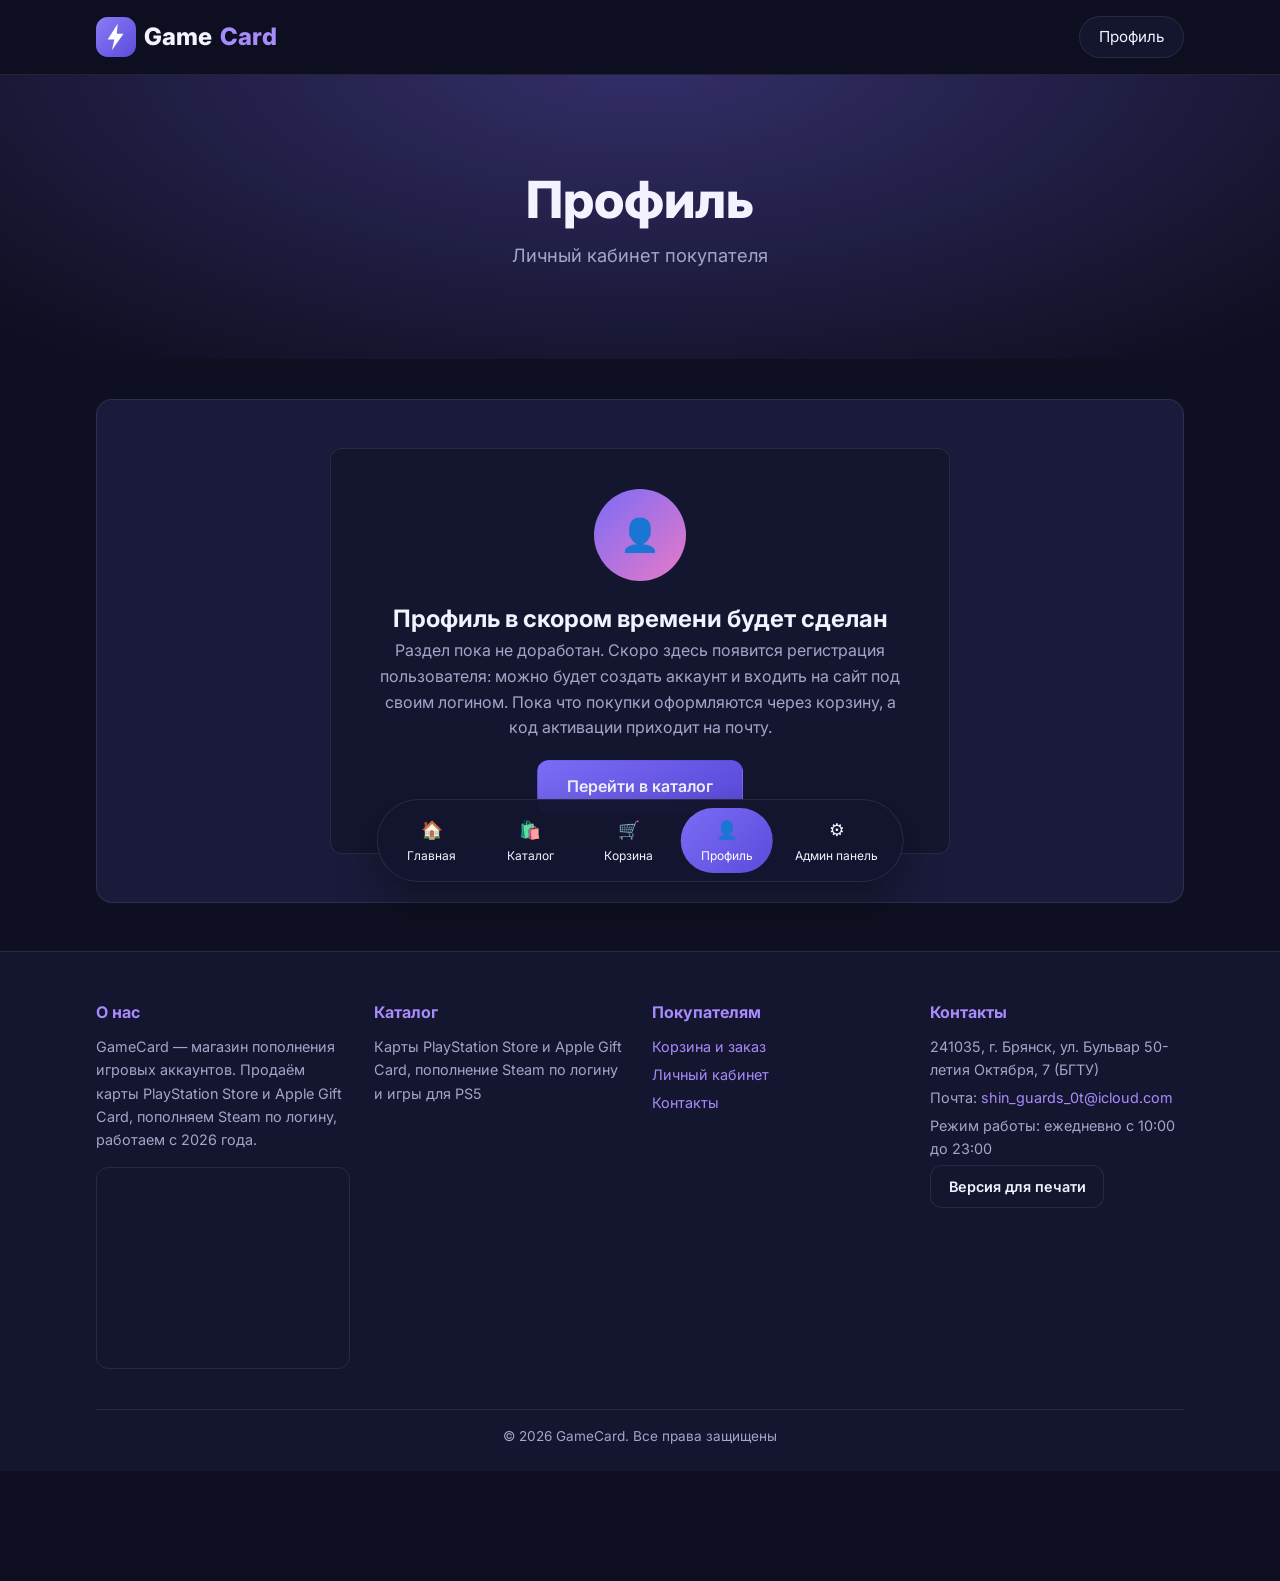
<file: profile.html>
<!DOCTYPE html>
<html lang="ru">
<head>
	<meta charset="UTF-8">
	<meta name="viewport" content="width=device-width, initial-scale=1.0">
	<title>GameCard — профиль</title>
	<meta name="description" content="Личный кабинет покупателя GameCard. Раздел находится в разработке.">
	<link rel="icon" href="images/logo.svg" type="image/svg+xml">
	<link rel="stylesheet" href="styles.css" id="main-styles">
	<link rel="stylesheet" href="print.css" media="not all" id="print-styles">
	<link rel="preconnect" href="https://fonts.googleapis.com">
	<link rel="preconnect" href="https://fonts.gstatic.com" crossorigin>
	<link href="https://fonts.googleapis.com/css2?family=Inter:wght@300;400;500;600;700;800&amp;display=swap" rel="stylesheet">
</head>
<body>
<a class="skip-link" href="#main">Пропустить навигацию</a>

<header class="header" role="banner">
	<div class="container">
		<div class="header-content">
			<a href="index.html" class="logo" aria-label="GameCard — главная">
				<img class="logo-image" src="images/logo.svg" alt="Логотип GameCard">
				Game<span class="logo-accent">Card</span>
			</a>
			<a href="profile.html" class="profile-link">Профиль</a>
		</div>
	</div>
</header>

<section class="hero" role="region" aria-label="Профиль">
	<div class="container">
		<div class="hero-content fade-in">
			<h1 class="hero-title">Профиль</h1>
			<p class="hero-subtitle">Личный кабинет покупателя</p>
		</div>
	</div>
</section>


<main id="main" class="site-main">
	<div class="container">
		<section class="main-content fade-in">

			<div class="profile-card">
				<p class="profile-avatar">👤</p>
				<h2>Профиль в скором времени будет сделан</h2>
				<p>Раздел пока не доработан. Скоро здесь появится регистрация пользователя: можно будет создать аккаунт и входить на сайт под своим логином. Пока что покупки оформляются через корзину, а код активации приходит на почту.</p>
				<a class="btn" href="catalog.html">Перейти в каталог</a>
			</div>

		</section>
	</div>
</main>

<footer class="footer" role="contentinfo">
	<div class="container">
		<div class="footer-content">
			<section class="footer-section">
				<h3>О нас</h3>
				<p>GameCard — магазин пополнения игровых аккаунтов. Продаём карты PlayStation Store и Apple Gift Card, пополняем Steam по логину, работаем с 2026 года.</p>
				<div class="map-container map-small">
					<iframe src="https://yandex.ru/map-widget/v1/?text=%D0%91%D1%80%D1%8F%D0%BD%D1%81%D0%BA%2C%20%D0%B1%D1%83%D0%BB%D1%8C%D0%B2%D0%B0%D1%80%2050-%D0%BB%D0%B5%D1%82%D0%B8%D1%8F%20%D0%9E%D0%BA%D1%82%D1%8F%D0%B1%D1%80%D1%8F%2C%207&amp;z=16" title="Карта: Брянск, бульвар 50-летия Октября, 7"></iframe>
				</div>
			</section>

			<section class="footer-section">
				<h3><a href="catalog.html">Каталог</a></h3>
				<p>Карты PlayStation Store и Apple Gift Card, пополнение Steam по логину и игры для PS5</p>
			</section>

			<section class="footer-section">
				<h3>Покупателям</h3>
				<p><a href="cart.html">Корзина и заказ</a></p>
				<p><a href="profile.html">Личный кабинет</a></p>
				<p><a href="about.html#contacts">Контакты</a></p>
			</section>

			<section class="footer-section">
				<h3>Контакты</h3>
				<p>241035, г. Брянск, ул. Бульвар 50-летия Октября, 7 (БГТУ)</p>
				<p>Почта: <a href="mailto:shin_guards_0t@icloud.com">shin_guards_0t@icloud.com</a></p>
				<p>Режим работы: ежедневно с 10:00 до 23:00</p>
				<button class="btn btn-ghost btn-small" type="button" data-print-toggle>Версия для печати</button>
			</section>
		</div>

		<div class="footer-bottom">
			<p>© <span id="year">2025</span> GameCard. Все права защищены</p>
		</div>
	</div>
</footer>

<nav class="tabbar" aria-label="Основное меню">
	<ul class="tabbar-list">
		<li><a href="index.html" class="tab"><span class="tab-icon">🏠</span>Главная</a></li>
		<li><a href="catalog.html" class="tab"><span class="tab-icon">🛍️</span>Каталог</a></li>
		<li><a href="cart.html" class="tab"><span class="tab-icon">🛒</span>Корзина</a></li>
		<li><a href="profile.html" class="tab current"><span class="tab-icon">👤</span>Профиль</a></li>
		<li><a href="admin.html" class="tab"><span class="tab-icon">⚙️</span>Админ панель</a></li>
	</ul>
</nav>

<script src="js/main.js" defer></script>
</body>
</html>
</file>
<file: styles.css>
/* styles.css — все стили сайта GameCard (тёмная тема магазина карт пополнения) */

/* ======= ОСНОВА ======= */
/* палитра сайта: меняешь здесь — меняется везде */
:root {
	--bg: #0e0f21; --bg-soft: #14152f; --card: #1a1b3a; --card-hover: #212249;
	--border: rgba(255,255,255,.09); --text: #f2f3ff; --muted: #a3a5c9;
	--primary: #7b6cf6; --primary-light: #a78bfa; --pink: #e879c8;
	--green: #4ade80; --yellow: #fbbf24;
	--radius: 16px; --shadow: 0 18px 40px rgba(0,0,0,.35);
}

/* сброс отступов, которые браузер ставит сам */
html { box-sizing: border-box; }
*, *:before, *:after { box-sizing: inherit; }
body, h1, h2, h3, h4, p, ul, ol, li { margin: 0; padding: 0; }
ul, ol { list-style: none; }
img { max-width: 100%; display: block; }
button { font: inherit; }

body {
	font-family: 'Inter', 'Segoe UI', system-ui, sans-serif;
	line-height: 1.6; color: var(--text); background: var(--bg);
	padding-bottom: 110px; /* место под нижнее меню */
	-webkit-font-smoothing: antialiased;
}

/* ссылки: обычная и посещённая одинаковые, при наведении и нажатии — другие */
a:link, a:visited { color: var(--text); text-decoration: none; }
a:hover { color: var(--primary-light); text-decoration: underline; }
a:active { color: var(--pink); }

/* ======= СЕТКА СТРАНИЦЫ ======= */
.container { width: 90%; max-width: 1200px; margin: 0 auto; padding: 0 2rem; }
.site-main { padding-top: 8px; }
.main-content { background: var(--card); border: 1px solid var(--border); border-radius: var(--radius); padding: 3rem; margin-bottom: 3rem; }
.section-title { font-size: 2rem; text-align: center; padding-bottom: .6rem; margin-bottom: 1rem; position: relative; }
.section-title::after { content: ''; position: absolute; left: 50%; bottom: 0; width: 60px; height: 4px; margin-left: -30px; border-radius: 4px; background: linear-gradient(90deg, var(--primary), var(--pink)); }
.section-subtitle { color: var(--muted); text-align: center; max-width: 720px; margin: 0 auto 2rem; }

/* ======= ШАПКА ======= */
.header { position: sticky; top: 0; z-index: 1000; background: rgba(14,15,33,.92); backdrop-filter: blur(10px); border-bottom: 1px solid var(--border); }
.header-content { display: flex; align-items: center; justify-content: space-between; gap: 1rem; padding: 1rem 0; }
.logo { display: inline-flex; align-items: center; gap: .5rem; font-weight: 800; font-size: 1.5rem; }
.logo-image { width: 40px; height: 40px; }
.logo-accent { color: var(--primary-light); }
.profile-link { padding: .5rem 1.2rem; border: 1px solid var(--border); border-radius: 999px; background: var(--bg-soft); font-size: .95rem; }

/* ======= НИЖНЕЕ МЕНЮ ======= */
.tabbar { position: fixed; left: 50%; bottom: 18px; z-index: 1100; transform: translateX(-50%); background: rgba(20,21,47,.97); border: 1px solid var(--border); border-radius: 999px; box-shadow: var(--shadow); padding: .5rem; }
.tabbar-list { display: flex; gap: .4rem; }
.tab { display: flex; flex-direction: column; align-items: center; gap: 2px; min-width: 92px; padding: .5rem 1rem; border-radius: 999px; font-size: .75rem; }
.tab-icon { font-size: 1.1rem; }
.tab.current { background: linear-gradient(135deg, var(--primary), #5b4bdb); color: #fff; }

/* ======= БАННЕР ======= */
.hero { padding: 6rem 0 4rem; text-align: center; margin-bottom: 2rem; background: radial-gradient(900px 400px at 50% -10%, rgba(123,108,246,.35), transparent); }
.hero-content { max-width: 900px; margin: 0 auto; padding: 0 1rem; }
.hero-badge { display: inline-block; padding: .5rem 1.2rem; margin-bottom: 1.2rem; border: 1px solid var(--border); border-radius: 999px; background: var(--bg-soft); color: var(--muted); font-size: .9rem; }
.hero-title { font-size: 3.2rem; font-weight: 800; line-height: 1.12; margin-bottom: .8rem; }
.hero-title-accent { background: linear-gradient(90deg, var(--primary-light), var(--pink)); -webkit-background-clip: text; background-clip: text; color: transparent; }
.hero-subtitle { font-size: 1.15rem; color: var(--muted); margin-bottom: 1.5rem; }

/* ======= КНОПКИ ======= */
.btn { display: inline-block; padding: .8rem 1.8rem; border: 1px solid transparent; border-radius: 12px; background: linear-gradient(135deg, var(--primary), #5b4bdb); color: #fff; font-weight: 600; cursor: pointer; }
.btn:hover, .btn:focus { color: #fff; text-decoration: none; opacity: .92; }
.btn-ghost { background: var(--bg-soft); border-color: var(--border); color: var(--text); }
.btn-ghost:hover, .btn-ghost:focus { color: var(--primary-light); }
.btn-small { padding: .55rem 1.1rem; font-size: .9rem; }

/* ======= СЕТКИ И КАРТОЧКИ ======= */
.stats-grid, .categories-grid, .features-grid, .reviews-grid { display: grid; gap: 1.2rem; margin: 2rem 0; }
.stats-grid, .categories-grid { grid-template-columns: repeat(4, 1fr); }
.features-grid, .reviews-grid { grid-template-columns: repeat(3, 1fr); }

/* общий вид всех карточек сайта */
.info-card, .product-card, .filters, .steam-block, .cart-item, .cart-total, .profile-card, .catalog-empty { background: var(--bg-soft); border: 1px solid var(--border); border-radius: 12px; }
.info-card { padding: 1.6rem; }
.info-card:hover, .product-card:hover { background: var(--card-hover); }
.info-card h3 { font-size: 1.1rem; margin-bottom: .5rem; }
.info-card p { color: var(--muted); }

.stat-card { text-align: center; }
.stat-value { font-size: 1.9rem; font-weight: 700; }
.stat-title { color: var(--muted); font-size: .9rem; }

.category-card { display: block; text-align: center; }
.category-icon { display: block; font-size: 2rem; }
.category-title { display: block; font-size: 1.1rem; font-weight: 700; }
.category-note { display: block; color: var(--muted); font-size: .85rem; }

.feature-icon { display: flex; align-items: center; justify-content: center; width: 46px; height: 46px; margin-bottom: 1rem; border-radius: 50%; background: rgba(123,108,246,.18); font-size: 1.3rem; }

.review-stars { color: var(--yellow); margin-bottom: .7rem; }
.review-text { margin-bottom: 1rem; }
.review-author { display: flex; align-items: center; gap: .7rem; }
.review-name { font-weight: 600; }
.review-note { color: var(--muted); font-size: .85rem; }
.avatar { display: flex; align-items: center; justify-content: center; width: 34px; height: 34px; border-radius: 50%; background: linear-gradient(135deg, var(--primary), var(--pink)); font-weight: 700; }

/* ======= КАТАЛОГ ======= */
.catalog-toolbar { display: flex; flex-wrap: wrap; align-items: center; gap: .8rem; margin-bottom: 1.5rem; }
.select { padding: .7rem 1rem; border: 1px solid var(--border); border-radius: 12px; background: var(--bg-soft); color: var(--text); }
.catalog-layout { display: grid; grid-template-columns: 260px 1fr; gap: 1.5rem; align-items: start; }

.filters { padding: 1.2rem; }
.filters .btn { margin-top: 1rem; }
.filter-group { padding-bottom: 1rem; margin-bottom: 1rem; border-bottom: 1px solid var(--border); }
.filter-group:last-child { border-bottom: none; margin-bottom: 0; padding-bottom: 0; }
.filter-group h3 { font-size: .95rem; color: var(--muted); margin-bottom: .6rem; }
.checkbox { display: flex; align-items: center; gap: .5rem; padding: .2rem 0; cursor: pointer; }
.checkbox input { width: 16px; height: 16px; accent-color: var(--primary); cursor: pointer; }
/* это состояние ставит «умный фильтр» */
.checkbox-disabled { color: #5f6190; cursor: not-allowed; text-decoration: line-through; }
.range { width: 100%; accent-color: var(--primary); }

.products-grid { display: grid; grid-template-columns: repeat(auto-fill, minmax(240px, 1fr)); gap: 1.2rem; }
.product-card { display: flex; flex-direction: column; padding: 1.2rem; }
.product-image { width: 100%; height: 220px; border-radius: 10px; margin-bottom: 1rem; object-fit: cover; }
.product-card h3 { font-size: 1.05rem; margin-bottom: .5rem; }
.product-card p { color: var(--muted); font-size: .9rem; }
.product-meta { display: flex; flex-wrap: wrap; gap: .4rem; margin: .8rem 0; }
.product-meta li { padding: .15rem .6rem; border: 1px solid var(--border); border-radius: 999px; color: var(--muted); font-size: .75rem; }
.product-rating { color: var(--yellow); font-size: .85rem; }
.product-bottom { display: flex; align-items: center; justify-content: space-between; gap: .6rem; margin-top: auto; padding-top: 1rem; }
.price { font-size: 1.2rem; font-weight: 700; }
.old-price { color: var(--muted); font-size: .85rem; font-weight: 400; }
.catalog-empty { padding: 2.5rem 1rem; text-align: center; color: var(--muted); border-style: dashed; }

/* ======= ПОПОЛНЕНИЕ STEAM ======= */
.steam-block { padding: 1.6rem; margin-bottom: 1.5rem; }
.steam-block h3 { font-size: 1.3rem; margin-bottom: .5rem; }
.steam-block > p { color: var(--muted); margin-bottom: 1rem; }

/* ======= КОРЗИНА ======= */
.cart-list { display: flex; flex-direction: column; gap: .8rem; margin-bottom: 1.5rem; }
.cart-item { display: grid; grid-template-columns: 84px 1fr auto auto auto; align-items: center; gap: 1rem; padding: .9rem; }
.cart-image { width: 84px; height: 84px; border-radius: 10px; object-fit: cover; }
.cart-item h3 { font-size: 1.05rem; }
.cart-meta { color: var(--muted); font-size: .85rem; }
.cart-controls { display: flex; align-items: center; gap: .6rem; }
.qty-button { width: 32px; height: 32px; border: 1px solid var(--border); border-radius: 8px; background: var(--card); color: var(--text); font-size: 1.1rem; cursor: pointer; }
.cart-sum { font-size: 1.1rem; font-weight: 700; min-width: 100px; text-align: right; }
.cart-remove { border: none; background: none; color: var(--pink); cursor: pointer; }
.cart-remove:hover { text-decoration: underline; }
.cart-total { display: flex; align-items: center; justify-content: space-between; padding: 1.2rem; margin-bottom: 1.5rem; }
.cart-total-value { font-size: 1.5rem; font-weight: 700; }

/* ======= ФОРМЫ ======= */
.form { display: grid; gap: .9rem; max-width: 460px; }
.form-field { display: grid; gap: .3rem; }
.form-label { color: var(--muted); font-size: .9rem; }
.form-input { padding: .8rem 1rem; border: 1px solid var(--border); border-radius: 12px; background: var(--bg-soft); color: var(--text); font-family: inherit; outline: none; }
.form-input:focus { border-color: var(--primary); }
/* у поля суммы убираем стрелки-счётчик */
.form-input[type="number"] { appearance: textfield; -moz-appearance: textfield; }
.form-input[type="number"]::-webkit-inner-spin-button, .form-input[type="number"]::-webkit-outer-spin-button { -webkit-appearance: none; margin: 0; }
.form-message { padding: .9rem 1rem; border: 1px solid rgba(74,222,128,.4); border-radius: 12px; background: rgba(74,222,128,.12); color: var(--green); margin-bottom: 1.2rem; }

/* ======= ПРОФИЛЬ И АДМИН ПАНЕЛЬ ======= */
.profile-card { max-width: 620px; margin: 0 auto; padding: 2.5rem; text-align: center; }
.profile-avatar { display: flex; align-items: center; justify-content: center; width: 92px; height: 92px; margin: 0 auto 1.2rem; border-radius: 50%; background: linear-gradient(135deg, var(--primary), var(--pink)); font-size: 2rem; }
.profile-card p { color: var(--muted); margin-bottom: 1.2rem; }

/* ======= О НАС, КОНТАКТЫ, КАРТА ======= */
.contact-info { display: grid; grid-template-columns: repeat(auto-fit, minmax(220px, 1fr)); gap: 1rem; margin: 1.2rem 0; }
.contact-item { padding: 1rem; border-left: 4px solid var(--primary); border-radius: 12px; background: rgba(123,108,246,.12); }
.contact-item p { color: var(--muted); }
.map-container { margin: 1rem 0; border: 1px solid var(--border); border-radius: 12px; overflow: hidden; }
.map-container iframe { width: 100%; height: 400px; border: 0; display: block; }
.map-small iframe { height: 200px; }

/* ======= ПОДВАЛ ======= */
.footer { background: var(--bg-soft); border-top: 1px solid var(--border); padding: 3rem 0 1.5rem; margin-top: 3rem; }
.footer-content { display: grid; grid-template-columns: repeat(auto-fit, minmax(220px, 1fr)); gap: 1.5rem; }
.footer-section h3 { color: var(--primary-light); font-size: 1rem; margin-bottom: .6rem; }
.footer-section p { color: var(--muted); font-size: .9rem; margin-bottom: .3rem; }
.footer-section a { color: var(--primary-light); }
.footer-bottom { text-align: center; margin-top: 1.5rem; padding-top: 1rem; border-top: 1px solid var(--border); color: var(--muted); font-size: .85rem; }

/* ======= СЛУЖЕБНОЕ ======= */
.center-cta { text-align: center; margin-top: 2.5rem; }
.mt-3 { margin-top: 3rem; }
.visually-hidden { position: absolute; width: 1px; height: 1px; overflow: hidden; clip: rect(0 0 0 0); }
.skip-link { position: absolute; left: -9999px; }
.skip-link:focus { left: 0; top: 0; z-index: 2000; padding: .6rem 1rem; background: var(--primary); color: #fff; }
@keyframes fadeInUp { from { opacity: 0; transform: translateY(12px); } to { opacity: 1; transform: none; } }
.fade-in { animation: fadeInUp .55s ease-out both; }
a:focus, button:focus, input:focus, select:focus { outline: 3px solid rgba(123,108,246,.35); outline-offset: 2px; }

/* ======= АДАПТИВНОСТЬ ======= */
/* телефоны */
@media (max-width: 480px) {
	.container { padding: 0 1rem; }
	.hero { padding: 3.5rem 0 2rem; }
	.hero-title { font-size: 1.7rem; }
	.hero-subtitle { font-size: 1rem; }
	.main-content { padding: 1.2rem; }
	.section-title { font-size: 1.4rem; }
	.stats-grid, .categories-grid, .features-grid, .reviews-grid { grid-template-columns: 1fr; }
	.catalog-layout { grid-template-columns: 1fr; }
	.cart-item { grid-template-columns: 64px 1fr; }
	.cart-sum, .cart-remove { text-align: left; }
	.tab { min-width: auto; padding: .5rem .6rem; }
}

/* планшеты */
@media (min-width: 481px) and (max-width: 1024px) {
	.hero-title { font-size: 2.4rem; }
	.stats-grid, .categories-grid { grid-template-columns: repeat(2, 1fr); }
	.features-grid, .reviews-grid { grid-template-columns: 1fr; }
	.catalog-layout { grid-template-columns: 1fr; }
}

/* большие экраны */
@media (min-width: 1601px) {
	.container { max-width: 1400px; padding: 0 3rem; }
	.hero-title { font-size: 4rem; }
	.section-title { font-size: 2.4rem; }
}

/* очень широкие экраны */
@media (min-width: 2560px) {
	.container { max-width: 2000px; padding: 0 4rem; }
	.hero-title { font-size: 5rem; }
}
</file>
<file: print.css>
/* print.css — версия для печати (переключается кнопкой без перезагрузки страницы) */

body {
	background: #fff;
	color: #000;
	font: 14px/1.45 "Times New Roman", Georgia, serif;
	padding: 0;
}

/* Вспомогательные блоки на печати не нужны */
.header,
.tabbar,
.footer,
.hero,
.catalog-toolbar,
.filters,
.center-cta,
.btn,
.form,
.map-container,
.profile-avatar,
.product-image,
.cart-image,
.qty-button,
.cart-remove,
.skip-link {
	display: none;
}

.container { width: 100%; max-width: 100%; padding: 0; }

.main-content {
	background: #fff;
	border: none;
	box-shadow: none;
	padding: 0;
	margin: 0;
}

.section-title {
	color: #000;
	text-align: left;
	border-bottom: 2px solid #000;
	padding-bottom: 6px;
	font-size: 18px;
	margin: 12px 0;
}

.section-title::after { display: none; }

.section-subtitle,
.stat-title,
.cart-meta,
.review-note,
.contact-item p,
.product-card p,
.catalog-empty { color: #000; }

.stats-grid,
.categories-grid,
.features-grid,
.reviews-grid,
.products-grid,
.catalog-layout,
.contact-info,
.footer-content { display: block; }

.info-card,
.product-card,
.cart-item,
.cart-total,
.contact-item,
.profile-card,
.steam-block {
	background: #fff;
	border: 1px solid #000;
	color: #000;
	padding: 8px 10px;
	margin-bottom: 10px;
	break-inside: avoid;
}

.price,
.stat-value,
.cart-sum,
.cart-total-value,
.product-rating,
.review-stars,
.old-price { color: #000; }

a:link,
a:visited { color: #000; text-decoration: underline; }

@page { margin: 15mm; }
</file>
